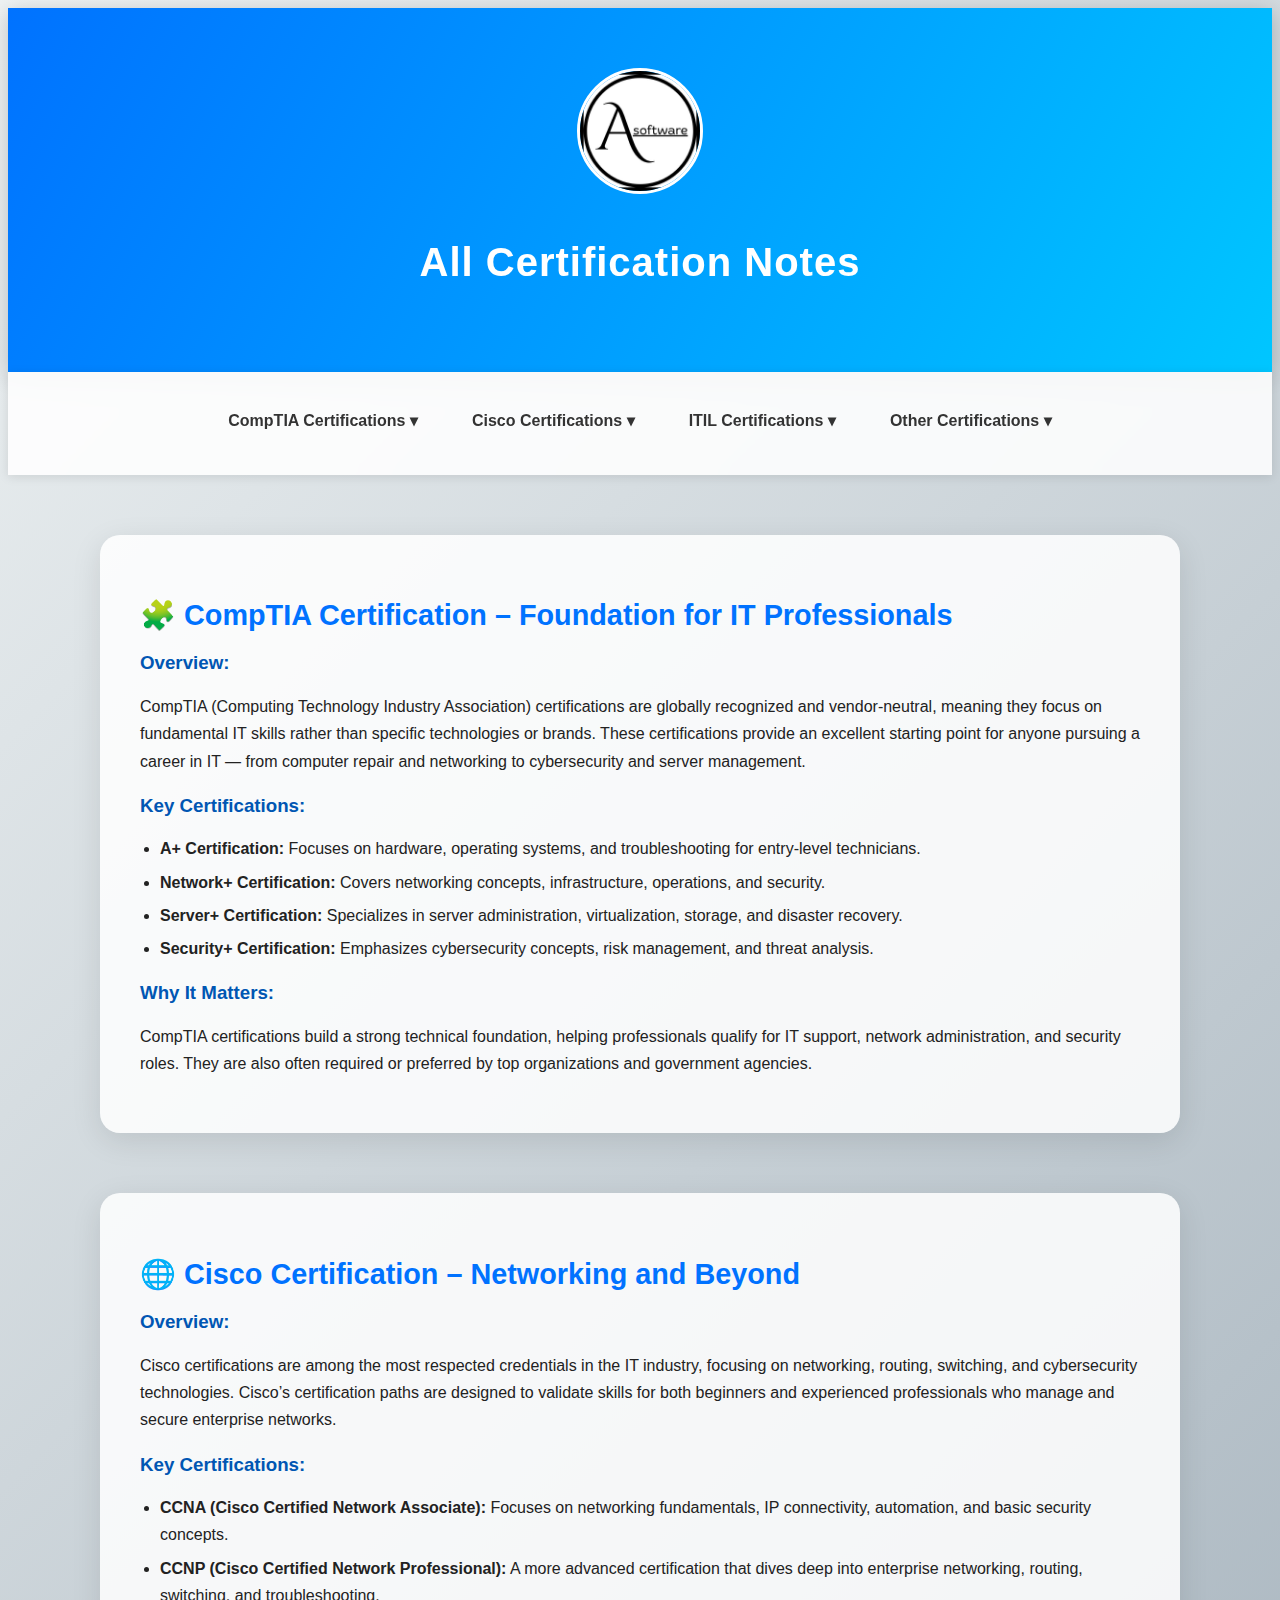
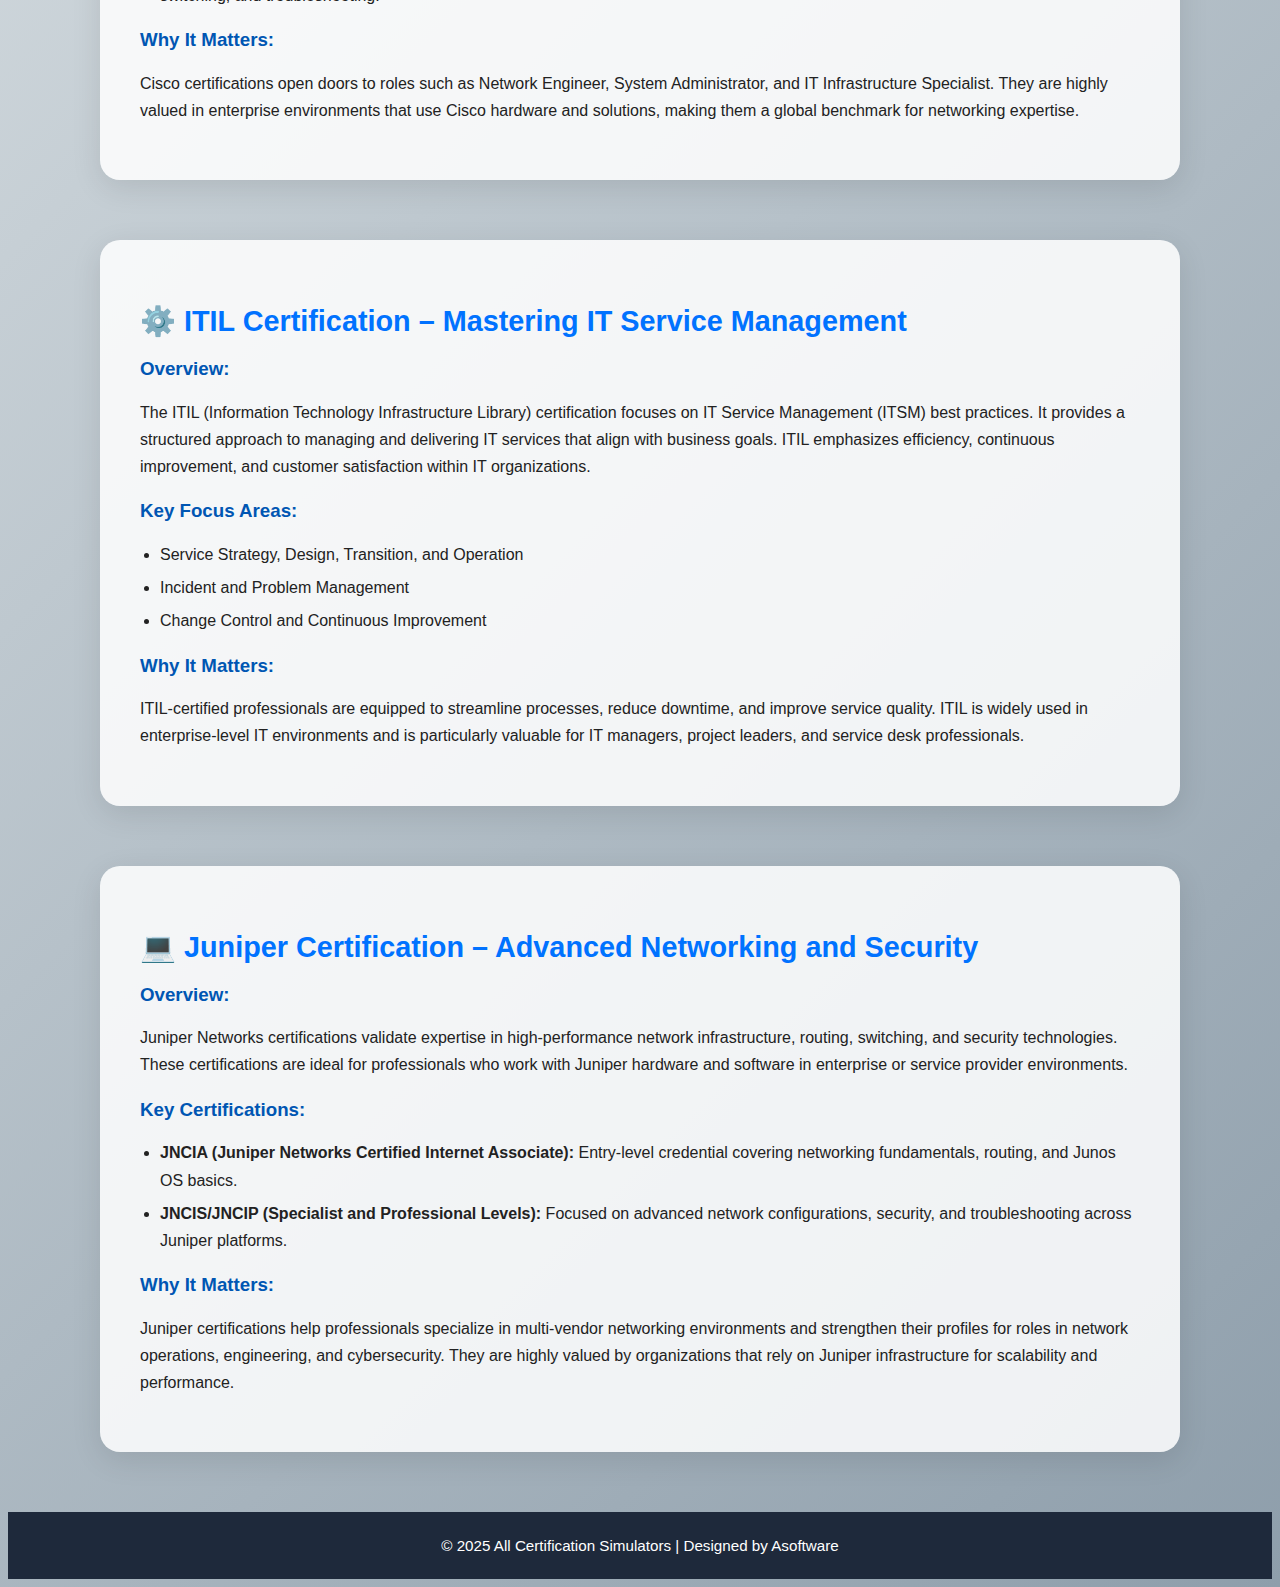
<file: index.html>
<!DOCTYPE html>
<html lang="en">
<head>
  <meta charset="UTF-8">
  <meta name="viewport" content="width=device-width, initial-scale=1.0">
  <title>All Certification Simulators</title>
  <link rel="stylesheet" href="style1.css">
</head>

<body>
  <!-- HEADER -->
  <header>
    <img src="soft (2).jpg" alt="Asoftware Logo">
    <h1>All Certification Notes</h1>
  </header>

  <!-- NAVIGATION -->
<nav>
  <ul>
    <li class="dropdown">
      <a href="#">CompTIA Certifications ▾</a>
      <ul class="dropdown-menu">
        <li><a href="a+ certification.html">A+ Certification</a></li>
        <li><a href="network+ certification.html">Network+ Certification</a></li>
        <li><a href="server certification.html">Server+ Certification</a></li>
        <li><a href="security certification.html">Security+ Certification</a></li>
      </ul>
    </li>

    <li class="dropdown">
      <a href="#">Cisco Certifications ▾</a>
      <ul class="dropdown-menu">
        <li><a href="ccna certification.html">CCNA Certification</a></li>
        <li><a href="ccnp certification.html">CCNP Certification</a></li>
      </ul>
    </li>

    <li class="dropdown">
      <a href="#">ITIL Certifications ▾</a>
      <ul class="dropdown-menu">
        <li><a href="itil certification.html">ITIL Certification</a></li>
      </ul>
    </li>

    <li class="dropdown">
      <a href="#">Other Certifications ▾</a>
      <ul class="dropdown-menu">
        <li><a href="juniper certification.html">Juniper Certification</a></li>
      </ul>
    </li>
  </ul>
</nav>

  <!-- MAIN CONTENT -->
  <section class="section">
    <h2>🧩 CompTIA Certification – Foundation for IT Professionals</h2>
    <h3>Overview:</h3>
    <p>CompTIA (Computing Technology Industry Association) certifications are globally recognized and vendor-neutral, meaning they focus on fundamental IT skills rather than specific technologies or brands. These certifications provide an excellent starting point for anyone pursuing a career in IT — from computer repair and networking to cybersecurity and server management.</p>

    <h3>Key Certifications:</h3>
    <ul>
      <li><b>A+ Certification:</b> Focuses on hardware, operating systems, and troubleshooting for entry-level technicians.</li>
      <li><b>Network+ Certification:</b> Covers networking concepts, infrastructure, operations, and security.</li>
      <li><b>Server+ Certification:</b> Specializes in server administration, virtualization, storage, and disaster recovery.</li>
      <li><b>Security+ Certification:</b> Emphasizes cybersecurity concepts, risk management, and threat analysis.</li>
    </ul>

    <h3>Why It Matters:</h3>
    <p>CompTIA certifications build a strong technical foundation, helping professionals qualify for IT support, network administration, and security roles. They are also often required or preferred by top organizations and government agencies.</p>
  </section>

  <section class="section">
    <h2>🌐 Cisco Certification – Networking and Beyond</h2>
    <h3>Overview:</h3>
    <p>Cisco certifications are among the most respected credentials in the IT industry, focusing on networking, routing, switching, and cybersecurity technologies. Cisco’s certification paths are designed to validate skills for both beginners and experienced professionals who manage and secure enterprise networks.</p>

    <h3>Key Certifications:</h3>
    <ul>
      <li><b>CCNA (Cisco Certified Network Associate):</b> Focuses on networking fundamentals, IP connectivity, automation, and basic security concepts.</li>
      <li><b>CCNP (Cisco Certified Network Professional):</b> A more advanced certification that dives deep into enterprise networking, routing, switching, and troubleshooting.</li>
    </ul>

    <h3>Why It Matters:</h3>
    <p>Cisco certifications open doors to roles such as Network Engineer, System Administrator, and IT Infrastructure Specialist. They are highly valued in enterprise environments that use Cisco hardware and solutions, making them a global benchmark for networking expertise.</p>
  </section>

  <section class="section">
    <h2>⚙️ ITIL Certification – Mastering IT Service Management</h2>
    <h3>Overview:</h3>
    <p>The ITIL (Information Technology Infrastructure Library) certification focuses on IT Service Management (ITSM) best practices. It provides a structured approach to managing and delivering IT services that align with business goals. ITIL emphasizes efficiency, continuous improvement, and customer satisfaction within IT organizations.</p>

    <h3>Key Focus Areas:</h3>
    <ul>
      <li>Service Strategy, Design, Transition, and Operation</li>
      <li>Incident and Problem Management</li>
      <li>Change Control and Continuous Improvement</li>
    </ul>

    <h3>Why It Matters:</h3>
    <p>ITIL-certified professionals are equipped to streamline processes, reduce downtime, and improve service quality. ITIL is widely used in enterprise-level IT environments and is particularly valuable for IT managers, project leaders, and service desk professionals.</p>
  </section>

  <section class="section">
    <h2>💻 Juniper Certification – Advanced Networking and Security</h2>
    <h3>Overview:</h3>
    <p>Juniper Networks certifications validate expertise in high-performance network infrastructure, routing, switching, and security technologies. These certifications are ideal for professionals who work with Juniper hardware and software in enterprise or service provider environments.</p>

    <h3>Key Certifications:</h3>
    <ul>
      <li><b>JNCIA (Juniper Networks Certified Internet Associate):</b> Entry-level credential covering networking fundamentals, routing, and Junos OS basics.</li>
      <li><b>JNCIS/JNCIP (Specialist and Professional Levels):</b> Focused on advanced network configurations, security, and troubleshooting across Juniper platforms.</li>
    </ul>

    <h3>Why It Matters:</h3>
    <p>Juniper certifications help professionals specialize in multi-vendor networking environments and strengthen their profiles for roles in network operations, engineering, and cybersecurity. They are highly valued by organizations that rely on Juniper infrastructure for scalability and performance.</p>
  </section>

  <!-- FOOTER -->
  <footer>
    © 2025 All Certification Simulators | Designed by Asoftware  
  </footer>
</body>
</html>
</file>
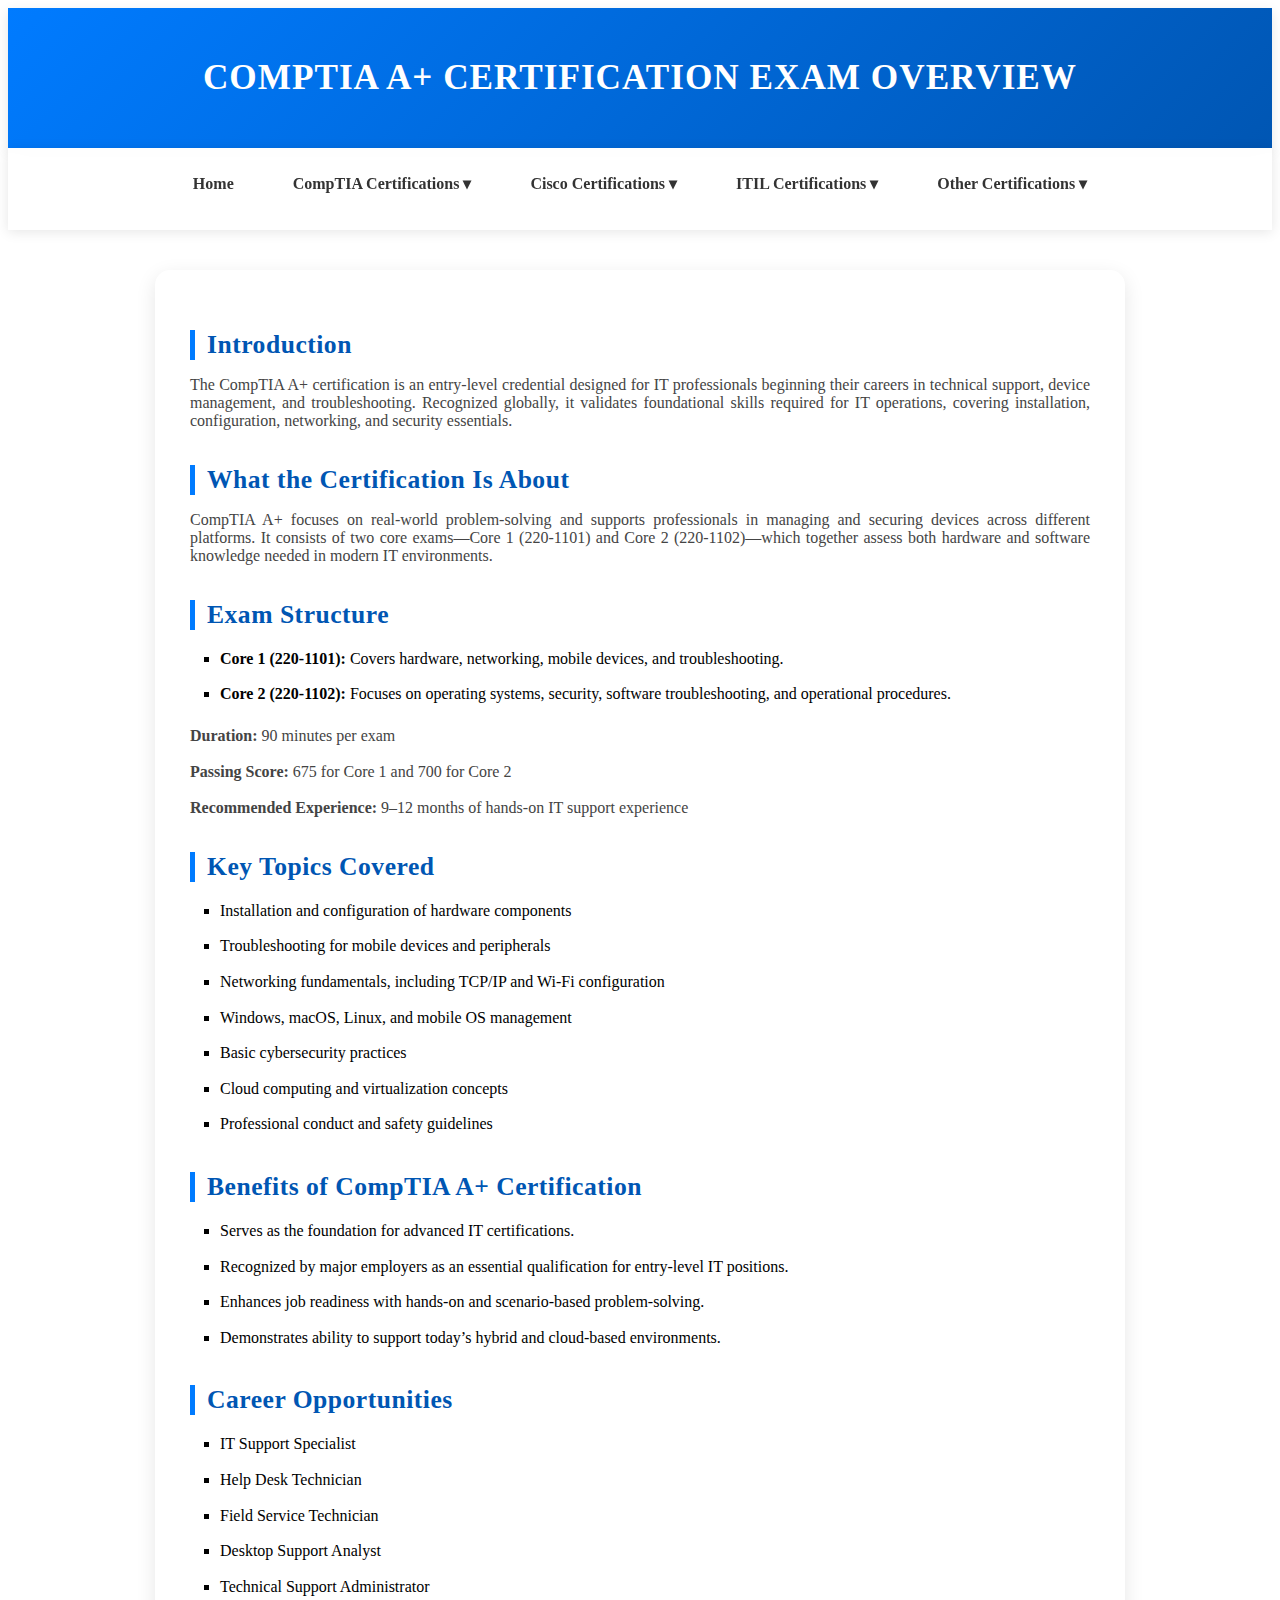
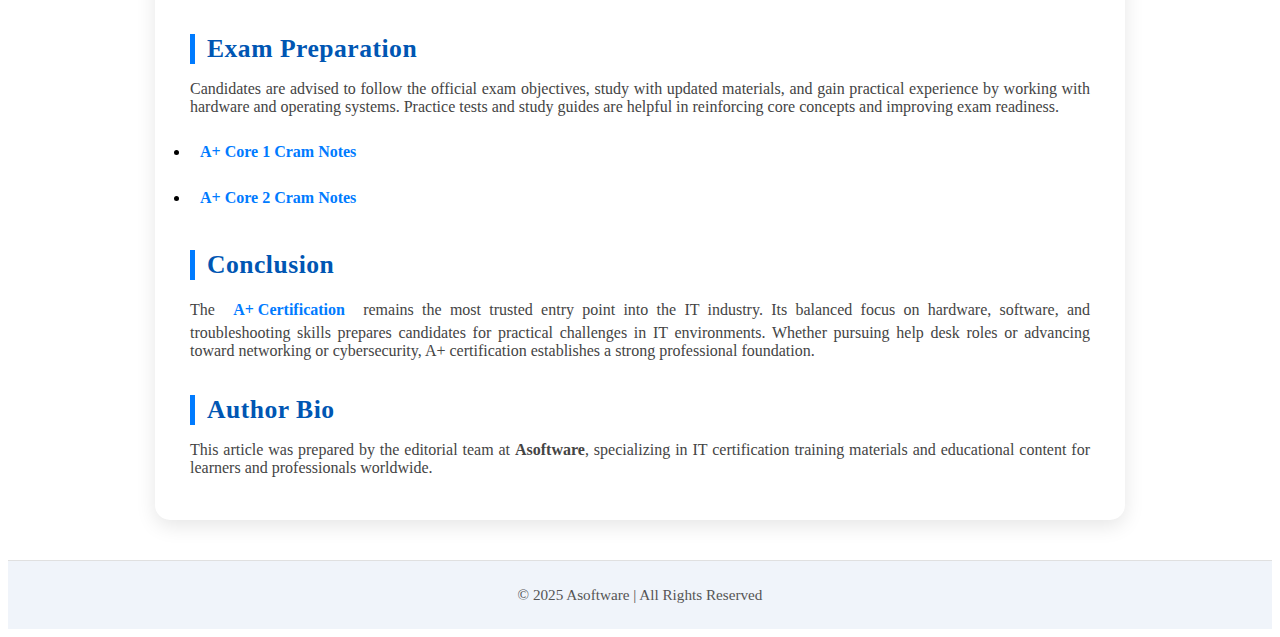
<file: a+ certification.html>
<!DOCTYPE html> 
<html lang="en">
<head>
  <meta charset="UTF-8">
  <meta name="viewport" content="width=device-width, initial-scale=1.0">
  <title>CompTIA A+ Certification Exam Overview</title>
 <link rel="stylesheet" href="style2.css">
</head>
<body>
  <header>
    <h1>CompTIA A+ Certification Exam Overview</h1>
  </header>

  <!-- NAVIGATION -->
  <nav>
    <ul>
      <li><a href="index2.html">Home</a></li>

      <li class="dropdown">
        <a href="#">CompTIA Certifications ▾</a>
        <ul class="dropdown-menu">
          <li><a href="a+ certification.html">A+ Certification</a></li>
          <li><a href="network+ certification.html">Network+ Certification</a></li>
          <li><a href="server certification.html">Server+ Certification</a></li>
          <li><a href="security certification.html">Security+ Certification</a></li>
        </ul>
      </li>

      <li class="dropdown">
        <a href="#">Cisco Certifications ▾</a>
        <ul class="dropdown-menu">
          <li><a href="ccna certification.html">CCNA Certification</a></li>
          <li><a href="ccnp certification.html">CCNP Certification</a></li>
        </ul>
      </li>

      <li class="dropdown">
        <a href="#">ITIL Certifications ▾</a>
        <ul class="dropdown-menu">
          <li><a href="itil certification.html">ITIL Certification</a></li>
        </ul>
      </li>

      <li class="dropdown">
        <a href="#">Other Certifications ▾</a>
        <ul class="dropdown-menu">
          <li><a href="juniper certification.html">Juniper Certification</a></li>
        </ul>
      </li>
    </ul>
  </nav>

  <!-- MAIN CONTENT -->
  <main>
    <h2>Introduction</h2>
    <p>
      The CompTIA A+ certification is an entry-level credential designed for IT professionals beginning their careers in technical support, device management, and troubleshooting. Recognized globally, it validates foundational skills required for IT operations, covering installation, configuration, networking, and security essentials.
    </p>

    <h2>What the Certification Is About</h2>
    <p>
      CompTIA A+ focuses on real-world problem-solving and supports professionals in managing and securing devices across different platforms. It consists of two core exams—Core 1 (220-1101) and Core 2 (220-1102)—which together assess both hardware and software knowledge needed in modern IT environments.
    </p>

    <h2>Exam Structure</h2>
    <ul>
      <li><strong>Core 1 (220-1101):</strong> Covers hardware, networking, mobile devices, and troubleshooting.</li>
      <li><strong>Core 2 (220-1102):</strong> Focuses on operating systems, security, software troubleshooting, and operational procedures.</li>
    </ul>
    <p><strong>Duration:</strong> 90 minutes per exam</p>
    <p><strong>Passing Score:</strong> 675 for Core 1 and 700 for Core 2</p>
    <p><strong>Recommended Experience:</strong> 9–12 months of hands-on IT support experience</p>

    <h2>Key Topics Covered</h2>
    <ul>
      <li>Installation and configuration of hardware components</li>
      <li>Troubleshooting for mobile devices and peripherals</li>
      <li>Networking fundamentals, including TCP/IP and Wi-Fi configuration</li>
      <li>Windows, macOS, Linux, and mobile OS management</li>
      <li>Basic cybersecurity practices</li>
      <li>Cloud computing and virtualization concepts</li>
      <li>Professional conduct and safety guidelines</li>
    </ul>

    <h2>Benefits of CompTIA A+ Certification</h2>
    <ul>
      <li>Serves as the foundation for advanced IT certifications.</li>
      <li>Recognized by major employers as an essential qualification for entry-level IT positions.</li>
      <li>Enhances job readiness with hands-on and scenario-based problem-solving.</li>
      <li>Demonstrates ability to support today’s hybrid and cloud-based environments.</li>
    </ul>

    <h2>Career Opportunities</h2>
    <ul>
      <li>IT Support Specialist</li>
      <li>Help Desk Technician</li>
      <li>Field Service Technician</li>
      <li>Desktop Support Analyst</li>
      <li>Technical Support Administrator</li>
    </ul>

    <h2>Exam Preparation</h2>
    <p>
      Candidates are advised to follow the official exam objectives, study with updated materials, and gain practical experience by working with hardware and operating systems. Practice tests and study guides are helpful in reinforcing core concepts and improving exam readiness.
            <li><a href="https://www.tutorialsweb.com/CertNotes/CompTIA-cert/A+/aplus-ess-1.htm" class="cert-link">  <strong>A+ Core 1 Cram Notes</strong></a></li>
            <li><a href="https://www.tutorialsweb.com/CertNotes/CompTIA-cert/A+/aplus-prac-1.htm" class="cert-link">  <strong>A+ Core 2 Cram Notes</strong></a></li>  
     </p>

    <h2>Conclusion</h2>
    <p>
      The <a href="https://www.tutorialsweb.com/CertNotes/CompTIA-cert/A+/apluscert.htm" class="cert-link">  <strong>A+ Certification</strong></a> remains the most trusted entry point into the IT industry. Its balanced focus on hardware, software, and troubleshooting skills prepares candidates for practical challenges in IT environments. Whether pursuing help desk roles or advancing toward networking or cybersecurity, A+ certification establishes a strong professional foundation.
    </p>

    <h2>Author Bio</h2>
    <p>
      This article was prepared by the editorial team at <strong>Asoftware</strong>, specializing in IT certification training materials and educational content for learners and professionals worldwide.
    </p>
  </main>

  <footer>
    &copy; 2025 Asoftware | All Rights Reserved
  </footer>
</body>
</html>
</file>
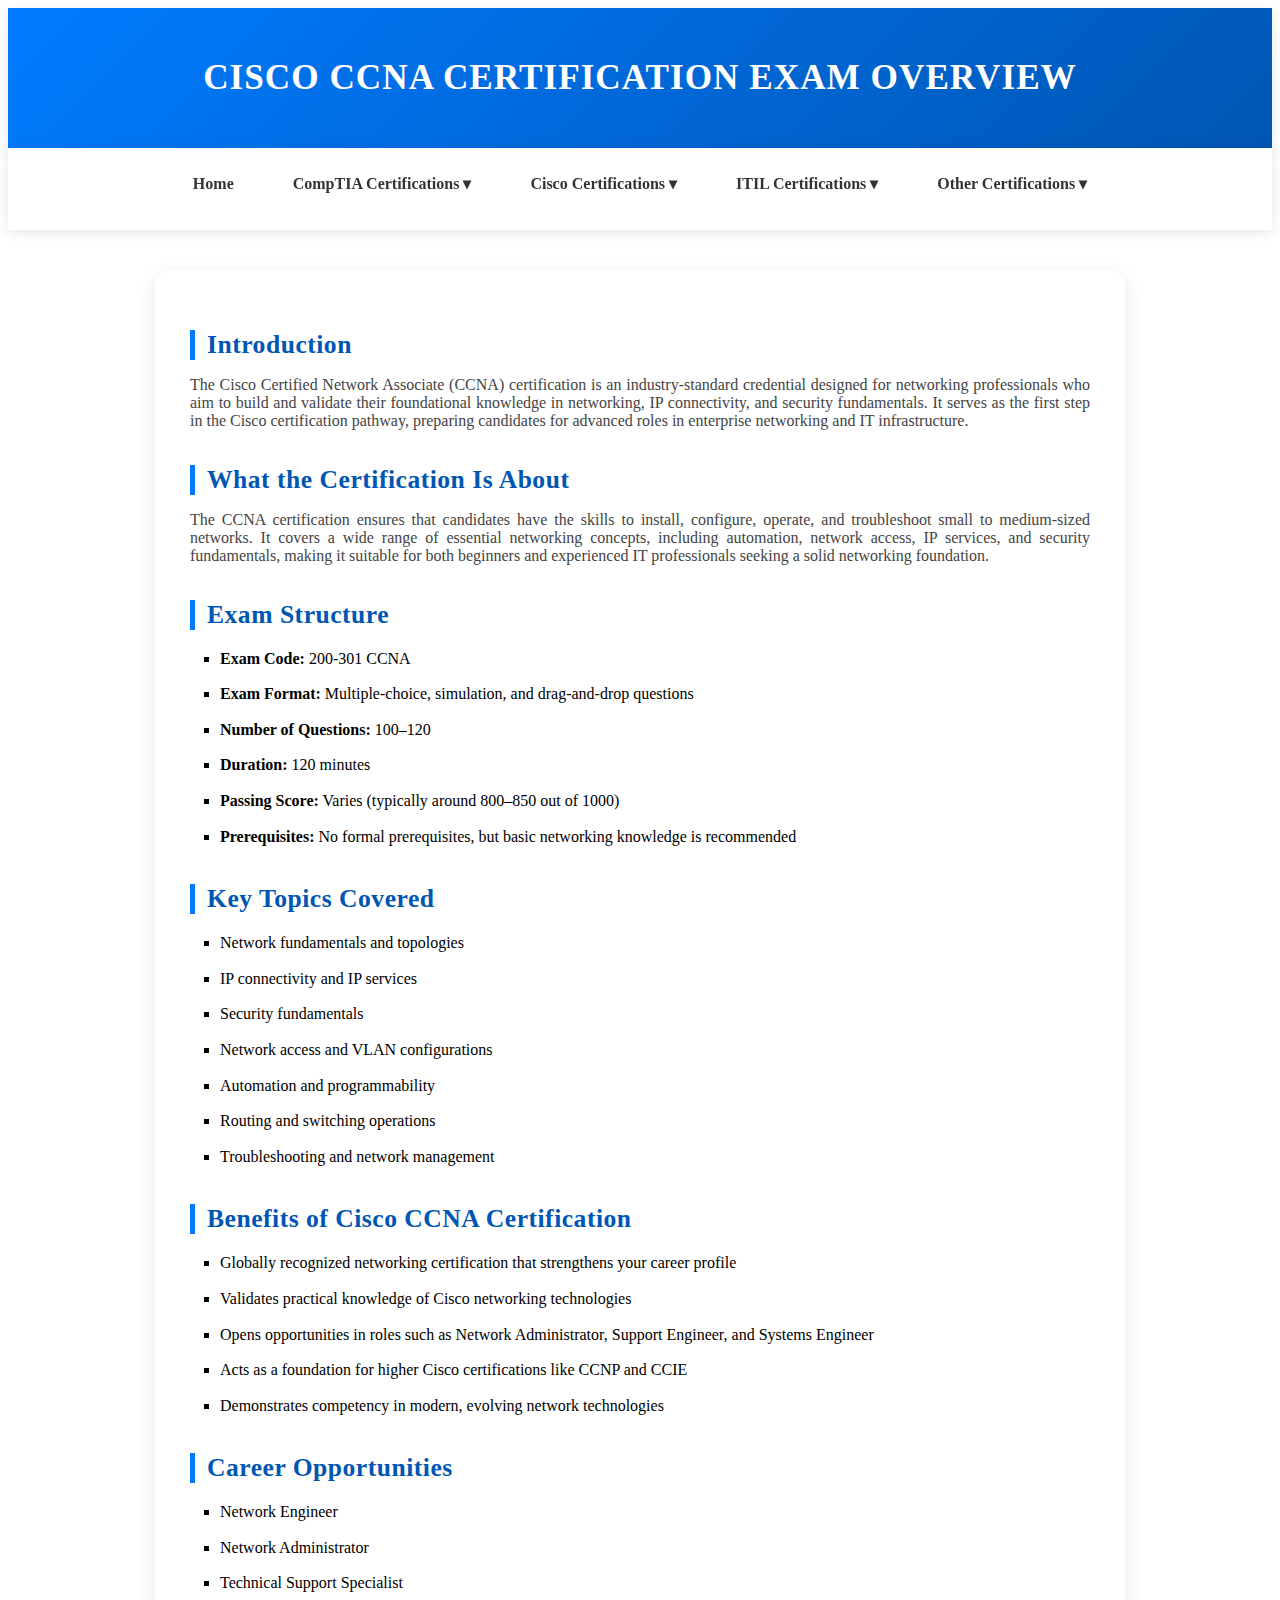
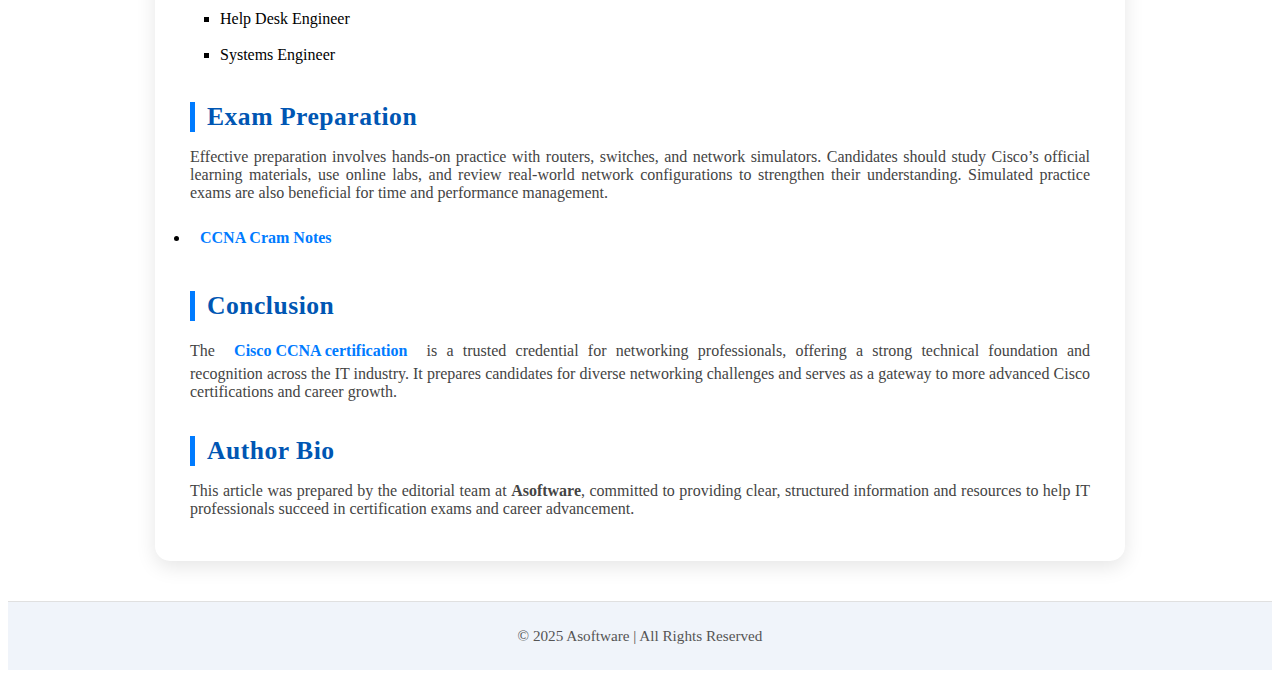
<file: ccna certification.html>
<!DOCTYPE html> 
<html lang="en">
<head>
  <meta charset="UTF-8">
  <meta name="viewport" content="width=device-width, initial-scale=1.0">
  <title>Cisco CCNA Certification Exam Overview</title>
  <link rel="stylesheet" href="style2.css">
</head>
<body>
  <header>
    <h1>Cisco CCNA Certification Exam Overview</h1>
  </header>

  <!-- NAVIGATION -->
  <nav>
    <ul>
      <li><a href="index2.html">Home</a></li>

      <li class="dropdown">
        <a href="#">CompTIA Certifications ▾</a>
        <ul class="dropdown-menu">
          <li><a href="a+ certification.html">A+ Certification</a></li>
          <li><a href="network+ certification.html">Network+ Certification</a></li>
          <li><a href="server certification.html">Server+ Certification</a></li>
          <li><a href="security certification.html">Security+ Certification</a></li>
        </ul>
      </li>

      <li class="dropdown">
        <a href="#">Cisco Certifications ▾</a>
        <ul class="dropdown-menu">
          <li><a href="ccna certification.html">CCNA Certification</a></li>
          <li><a href="ccnp certification.html">CCNP Certification</a></li>
        </ul>
      </li>

      <li class="dropdown">
        <a href="#">ITIL Certifications ▾</a>
        <ul class="dropdown-menu">
          <li><a href="itil certification.html">ITIL Certification</a></li>
        </ul>
      </li>

      <li class="dropdown">
        <a href="#">Other Certifications ▾</a>
        <ul class="dropdown-menu">
          <li><a href="juniper certification.html">Juniper Certification</a></li>
        </ul>
      </li>
    </ul>
  </nav>

  <!-- MAIN CONTENT -->
  <main>
    <h2>Introduction</h2>
    <p>
      The Cisco Certified Network Associate (CCNA) certification is an industry-standard credential designed for networking professionals who aim to build and validate their foundational knowledge in networking, IP connectivity, and security fundamentals. It serves as the first step in the Cisco certification pathway, preparing candidates for advanced roles in enterprise networking and IT infrastructure.
    </p>

    <h2>What the Certification Is About</h2>
    <p>
      The CCNA certification ensures that candidates have the skills to install, configure, operate, and troubleshoot small to medium-sized networks. It covers a wide range of essential networking concepts, including automation, network access, IP services, and security fundamentals, making it suitable for both beginners and experienced IT professionals seeking a solid networking foundation.
    </p>

    <h2>Exam Structure</h2>
    <ul>
      <li><strong>Exam Code:</strong> 200-301 CCNA</li>
      <li><strong>Exam Format:</strong> Multiple-choice, simulation, and drag-and-drop questions</li>
      <li><strong>Number of Questions:</strong> 100–120</li>
      <li><strong>Duration:</strong> 120 minutes</li>
      <li><strong>Passing Score:</strong> Varies (typically around 800–850 out of 1000)</li>
      <li><strong>Prerequisites:</strong> No formal prerequisites, but basic networking knowledge is recommended</li>
    </ul>

    <h2>Key Topics Covered</h2>
    <ul>
      <li>Network fundamentals and topologies</li>
      <li>IP connectivity and IP services</li>
      <li>Security fundamentals</li>
      <li>Network access and VLAN configurations</li>
      <li>Automation and programmability</li>
      <li>Routing and switching operations</li>
      <li>Troubleshooting and network management</li>
    </ul>

    <h2>Benefits of Cisco CCNA Certification</h2>
    <ul>
      <li>Globally recognized networking certification that strengthens your career profile</li>
      <li>Validates practical knowledge of Cisco networking technologies</li>
      <li>Opens opportunities in roles such as Network Administrator, Support Engineer, and Systems Engineer</li>
      <li>Acts as a foundation for higher Cisco certifications like CCNP and CCIE</li>
      <li>Demonstrates competency in modern, evolving network technologies</li>
    </ul>

    <h2>Career Opportunities</h2>
    <ul>
      <li>Network Engineer</li>
      <li>Network Administrator</li>
      <li>Technical Support Specialist</li>
      <li>Help Desk Engineer</li>
      <li>Systems Engineer</li>
    </ul>

    <h2>Exam Preparation</h2>
    <p>
      Effective preparation involves hands-on practice with routers, switches, and network simulators. Candidates should study Cisco’s official learning materials, use online labs, and review real-world network configurations to strengthen their understanding. Simulated practice exams are also beneficial for time and performance management.
    <li><a href="https://www.tutorialsweb.com/CertNotes/Cisco-cert/CCNA/ccna-1.htm" class="cert-link">  <strong>CCNA Cram Notes</strong></a></li>
    </p>

    <h2>Conclusion</h2>
    <p>
      The <a href="https://www.tutorialsweb.com/CertNotes/Cisco-cert/CCNA/ccnacert.htm" class="cert-link">  <strong>Cisco CCNA certification</strong></a> is a trusted credential for networking professionals, offering a strong technical foundation and recognition across the IT industry. It prepares candidates for diverse networking challenges and serves as a gateway to more advanced Cisco certifications and career growth.
    </p>

    <h2>Author Bio</h2>
    <p>
      This article was prepared by the editorial team at <strong>Asoftware</strong>, committed to providing clear, structured information and resources to help IT professionals succeed in certification exams and career advancement.
    </p>
  </main>

  <footer>
    &copy; 2025 Asoftware | All Rights Reserved
  </footer>
</body>
</html>
</file>
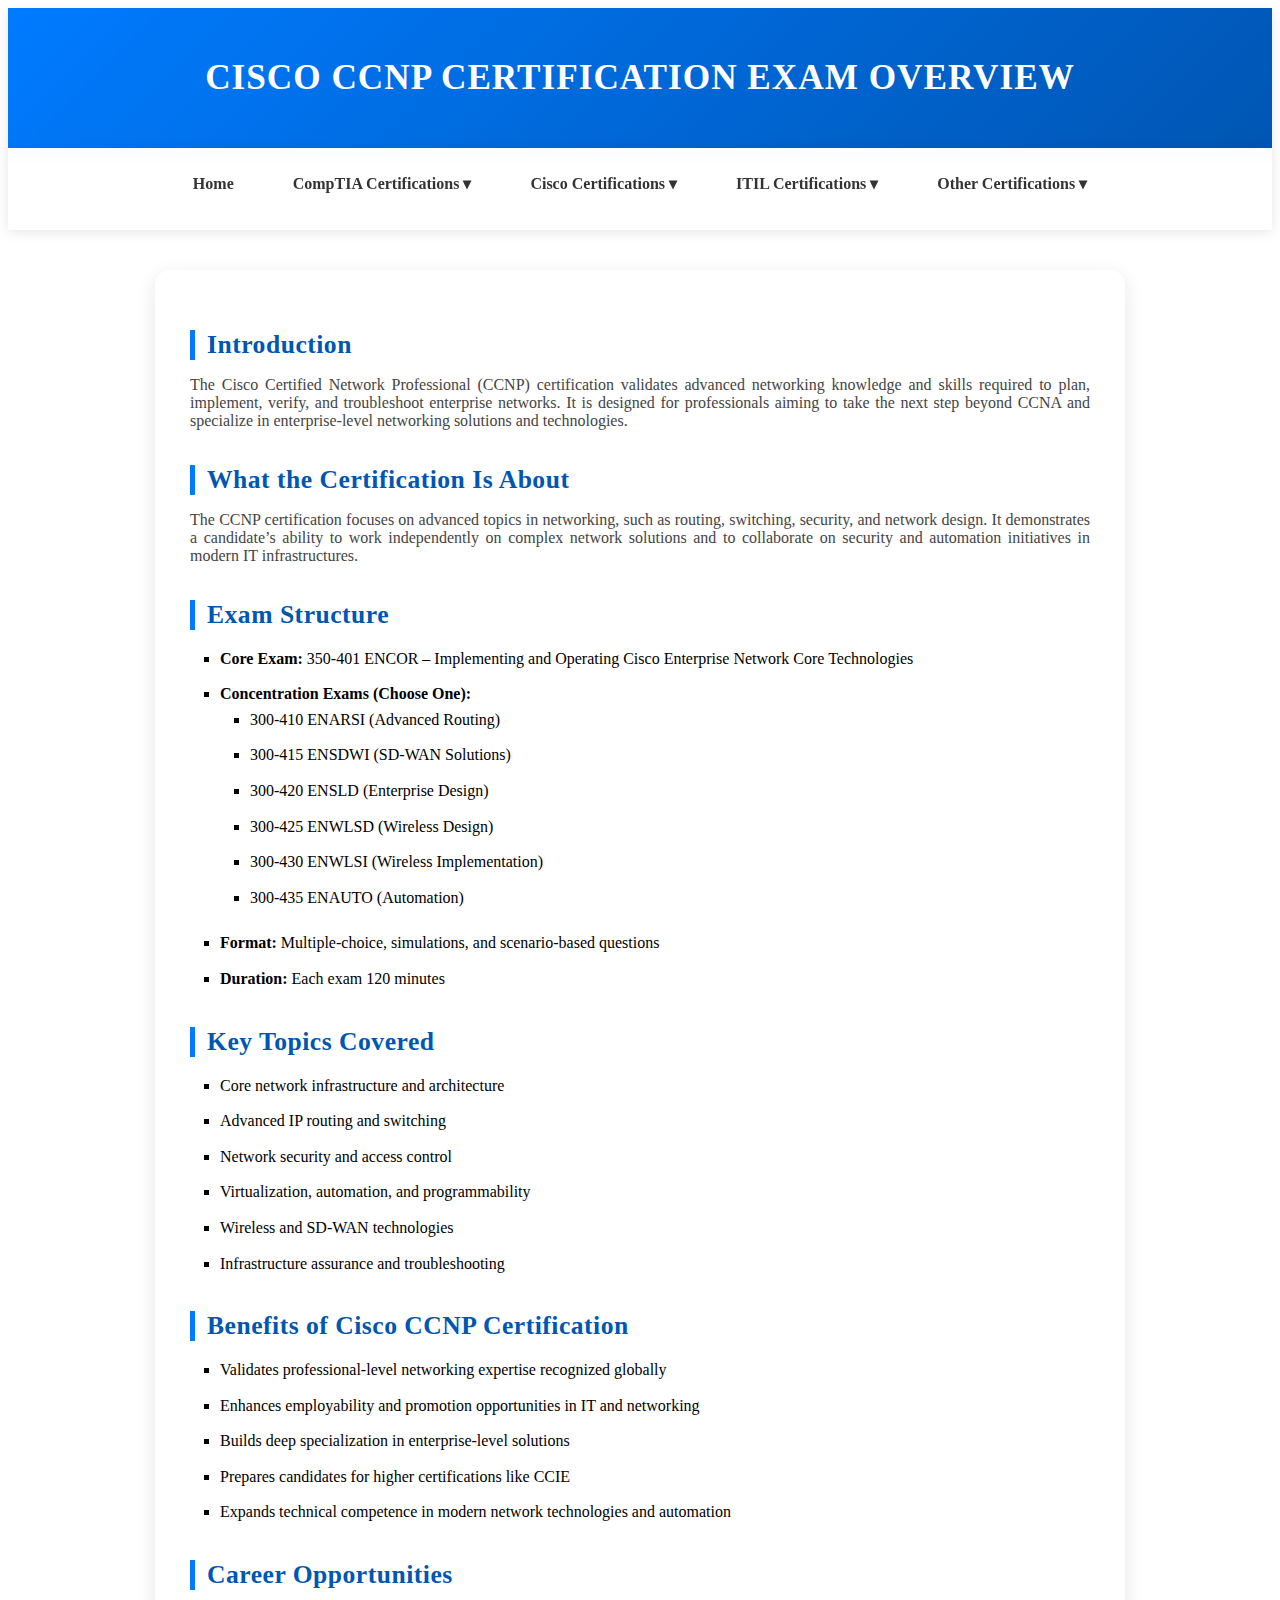
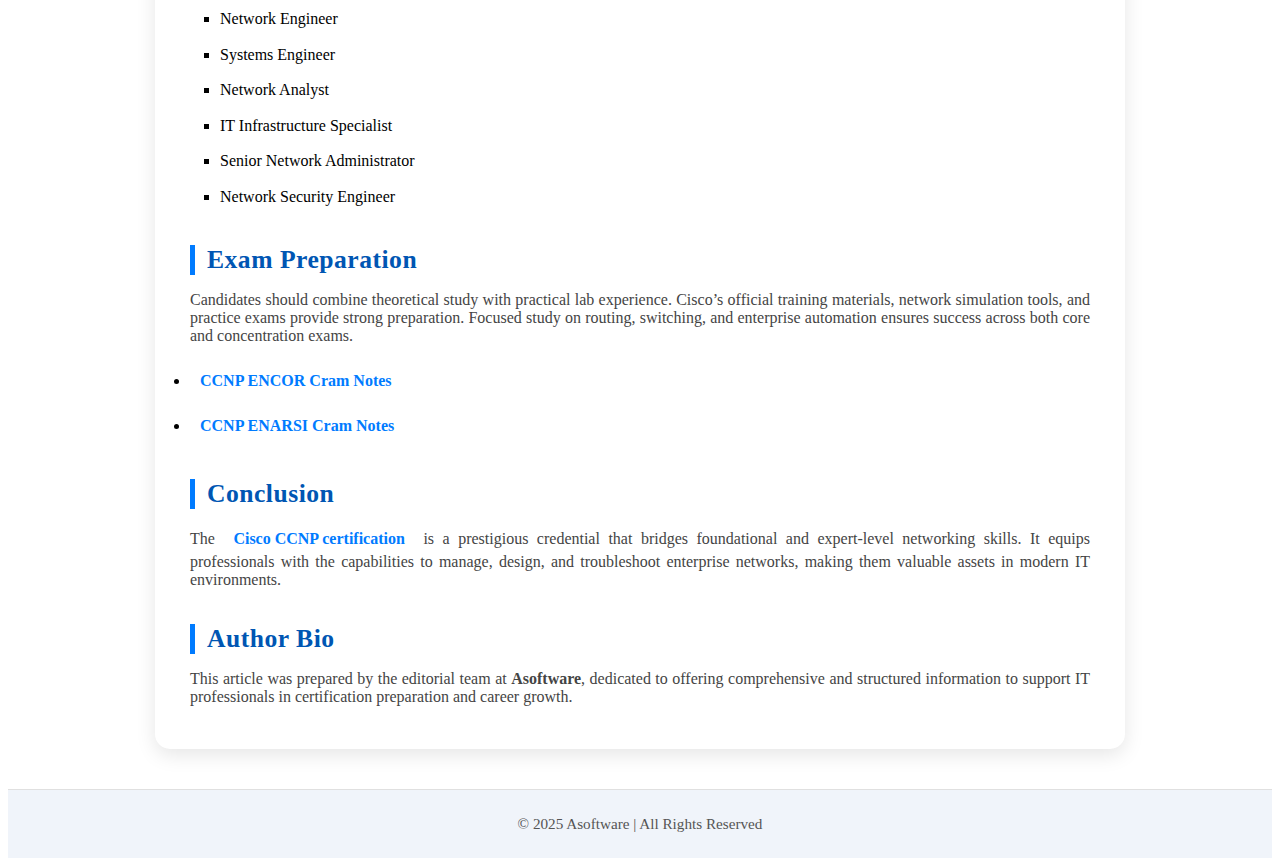
<file: ccnp certification.html>
<!DOCTYPE html> 
<html lang="en">
<head>
  <meta charset="UTF-8">
  <meta name="viewport" content="width=device-width, initial-scale=1.0">
  <title>Cisco CCNP Certification Exam Overview</title>
 <link rel="stylesheet" href="style2.css">
</head>
<body>
  <header>
    <h1>Cisco CCNP Certification Exam Overview</h1>
  </header>

  <!-- NAVIGATION -->
  <nav>
    <ul>
      <li><a href="index2.html">Home</a></li>

      <li class="dropdown">
        <a href="#">CompTIA Certifications ▾</a>
        <ul class="dropdown-menu">
          <li><a href="a+ certification.html">A+ Certification</a></li>
          <li><a href="network+ certification.html">Network+ Certification</a></li>
          <li><a href="server certification.html">Server+ Certification</a></li>
          <li><a href="security certification.html">Security+ Certification</a></li>
        </ul>
      </li>

      <li class="dropdown">
        <a href="#">Cisco Certifications ▾</a>
        <ul class="dropdown-menu">
          <li><a href="ccna certification.html">CCNA Certification</a></li>
          <li><a href="ccnp certification.html">CCNP Certification</a></li>
        </ul>
      </li>

      <li class="dropdown">
        <a href="#">ITIL Certifications ▾</a>
        <ul class="dropdown-menu">
          <li><a href="itil certification.html">ITIL Certification</a></li>
        </ul>
      </li>

      <li class="dropdown">
        <a href="#">Other Certifications ▾</a>
        <ul class="dropdown-menu">
          <li><a href="juniper certification.html">Juniper Certification</a></li>
        </ul>
      </li>
    </ul>
  </nav>

  <!-- MAIN CONTENT -->
  <main>
    <h2>Introduction</h2>
    <p>
      The Cisco Certified Network Professional (CCNP) certification validates advanced networking knowledge and skills required to plan, implement, verify, and troubleshoot enterprise networks. It is designed for professionals aiming to take the next step beyond CCNA and specialize in enterprise-level networking solutions and technologies.
    </p>

    <h2>What the Certification Is About</h2>
    <p>
      The CCNP certification focuses on advanced topics in networking, such as routing, switching, security, and network design. It demonstrates a candidate’s ability to work independently on complex network solutions and to collaborate on security and automation initiatives in modern IT infrastructures.
    </p>

    <h2>Exam Structure</h2>
    <ul>
      <li><strong>Core Exam:</strong> 350-401 ENCOR – Implementing and Operating Cisco Enterprise Network Core Technologies</li>
      <li><strong>Concentration Exams (Choose One):</strong>
        <ul>
          <li>300-410 ENARSI (Advanced Routing)</li>
          <li>300-415 ENSDWI (SD-WAN Solutions)</li>
          <li>300-420 ENSLD (Enterprise Design)</li>
          <li>300-425 ENWLSD (Wireless Design)</li>
          <li>300-430 ENWLSI (Wireless Implementation)</li>
          <li>300-435 ENAUTO (Automation)</li>
        </ul>
      </li>
      <li><strong>Format:</strong> Multiple-choice, simulations, and scenario-based questions</li>
      <li><strong>Duration:</strong> Each exam 120 minutes</li>
    </ul>

    <h2>Key Topics Covered</h2>
    <ul>
      <li>Core network infrastructure and architecture</li>
      <li>Advanced IP routing and switching</li>
      <li>Network security and access control</li>
      <li>Virtualization, automation, and programmability</li>
      <li>Wireless and SD-WAN technologies</li>
      <li>Infrastructure assurance and troubleshooting</li>
    </ul>

    <h2>Benefits of Cisco CCNP Certification</h2>
    <ul>
      <li>Validates professional-level networking expertise recognized globally</li>
      <li>Enhances employability and promotion opportunities in IT and networking</li>
      <li>Builds deep specialization in enterprise-level solutions</li>
      <li>Prepares candidates for higher certifications like CCIE</li>
      <li>Expands technical competence in modern network technologies and automation</li>
    </ul>

    <h2>Career Opportunities</h2>
    <ul>
      <li>Network Engineer</li>
      <li>Systems Engineer</li>
      <li>Network Analyst</li>
      <li>IT Infrastructure Specialist</li>
      <li>Senior Network Administrator</li>
      <li>Network Security Engineer</li>
    </ul>

    <h2>Exam Preparation</h2>
    <p>
      Candidates should combine theoretical study with practical lab experience. Cisco’s official training materials, network simulation tools, and practice exams provide strong preparation. Focused study on routing, switching, and enterprise automation ensures success across both core and concentration exams.
    <li><a href="https://www.tutorialsweb.com/CertNotes/Cisco-cert/CCNP/ccnp-encor-cram-notes-1.htm" class="cert-link">  <strong>CCNP ENCOR Cram Notes</strong></a></li>
  <li><a href="https://www.tutorialsweb.com/CertNotes/Cisco-cert/CCNP/ccnp-enarsi-cram-notes-1.htm" class="cert-link">  <strong>CCNP ENARSI Cram Notes</strong></a></li>  
  </p>

    <h2>Conclusion</h2>
    <p>
      The <a href="https://www.tutorialsweb.com/CertNotes/Cisco-cert/CCNP/ccnpcert.htm" class="cert-link">  <strong>Cisco CCNP certification</strong></a> is a prestigious credential that bridges foundational and expert-level networking skills. It equips professionals with the capabilities to manage, design, and troubleshoot enterprise networks, making them valuable assets in modern IT environments.
    </p>

    <h2>Author Bio</h2>
    <p>
      This article was prepared by the editorial team at <strong>Asoftware</strong>, dedicated to offering comprehensive and structured information to support IT professionals in certification preparation and career growth.
    </p>
  </main>

  <footer>
    &copy; 2025 Asoftware | All Rights Reserved
  </footer>
</body>
</html>
</file>
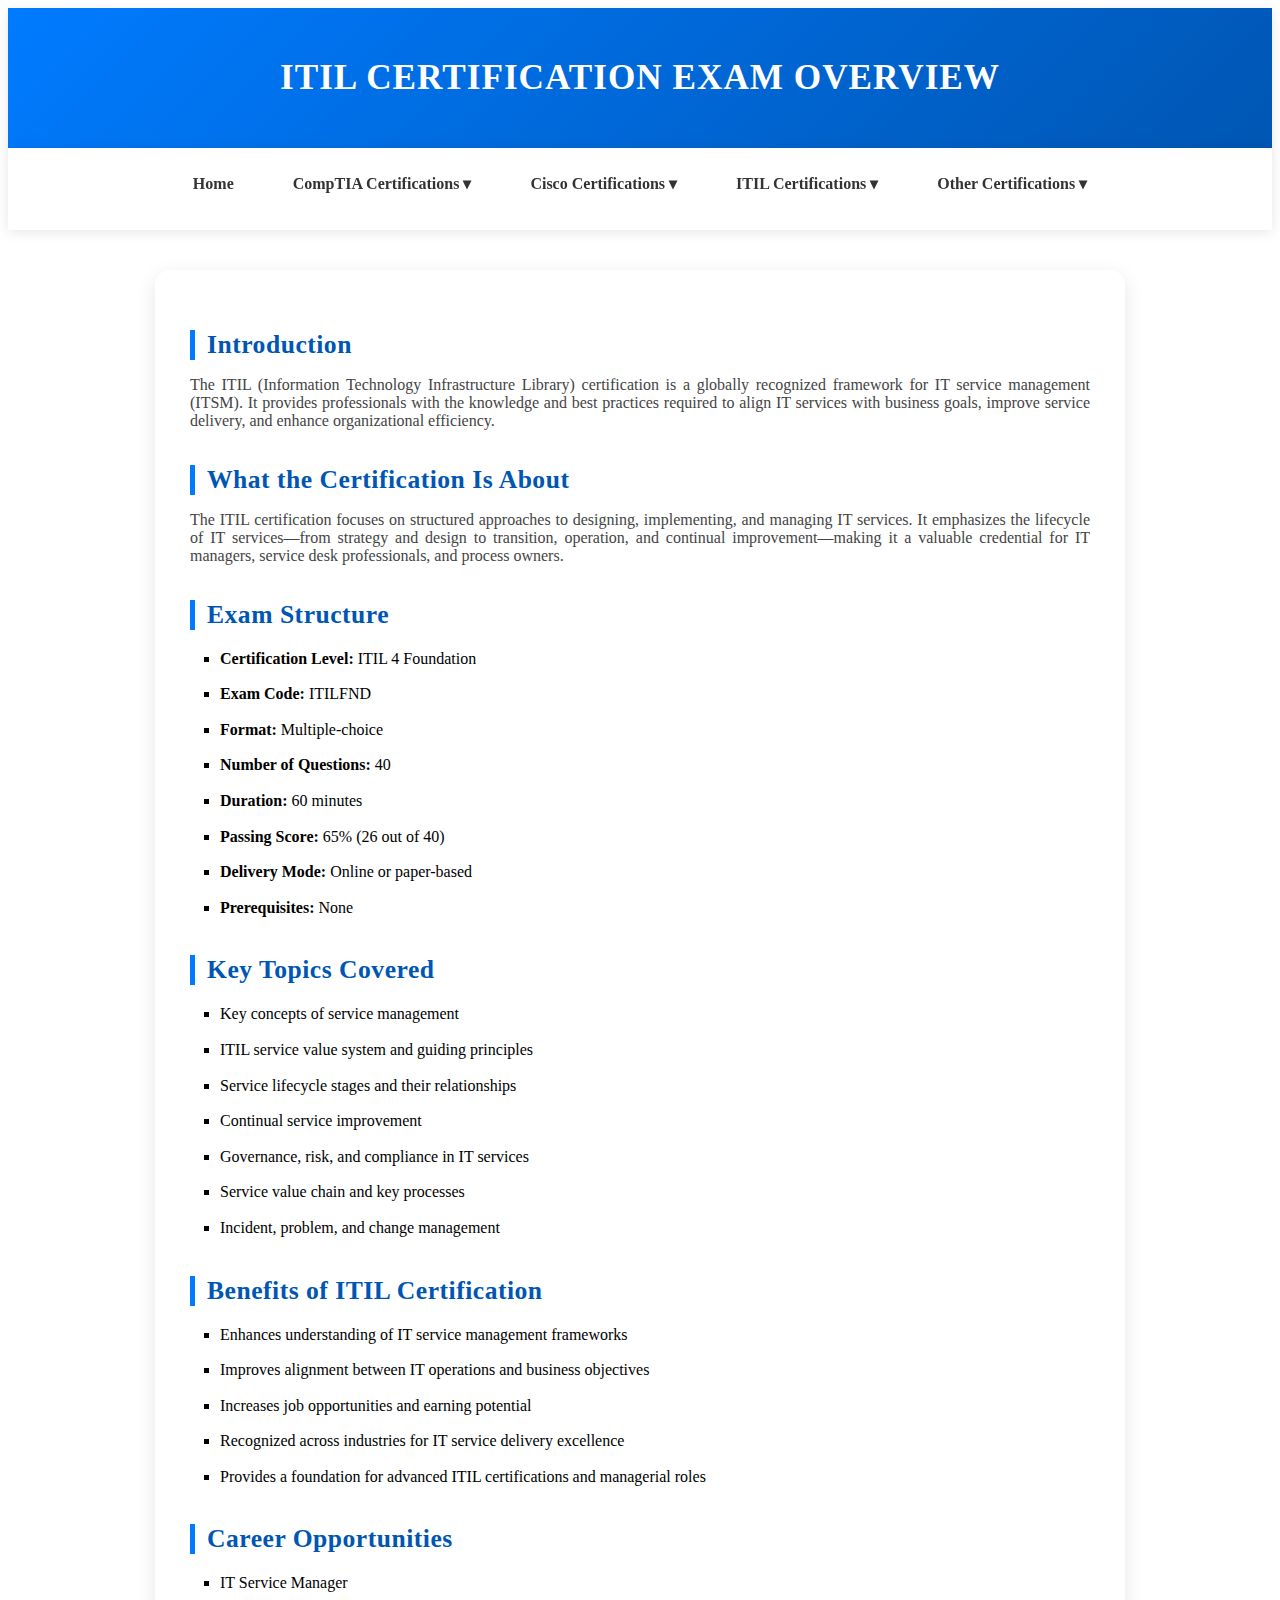
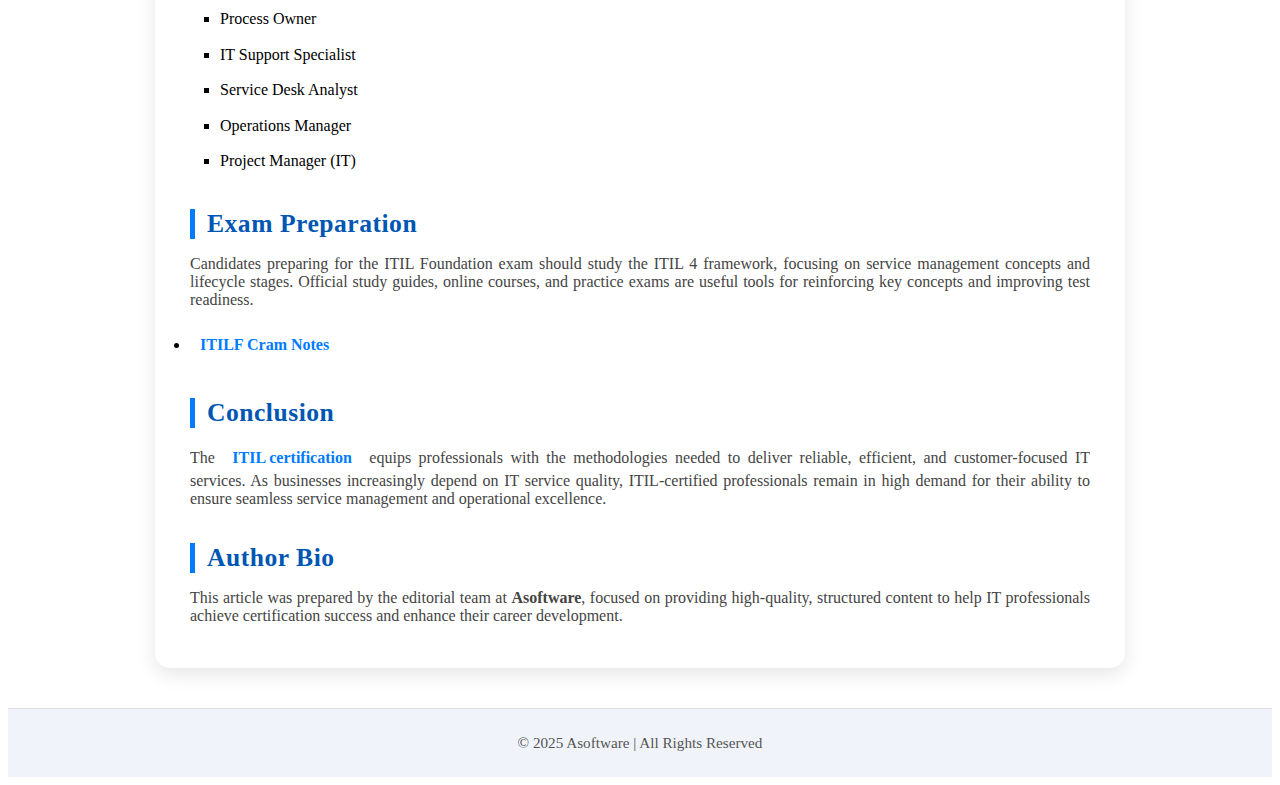
<file: itil certification.html>
<!DOCTYPE html> 
<html lang="en">
<head>
  <meta charset="UTF-8">
  <meta name="viewport" content="width=device-width, initial-scale=1.0">
  <title>ITIL Certification Exam Overview</title>
  <link rel="stylesheet" href="style2.css">
</head>
<body>
  <header>
    <h1>ITIL Certification Exam Overview</h1>
  </header>

  <!-- NAVIGATION -->
  <nav>
    <ul>
      <li><a href="index.html">Home</a></li>

      <li class="dropdown">
        <a href="#">CompTIA Certifications ▾</a>
        <ul class="dropdown-menu">
          <li><a href="a+ certification.html">A+ Certification</a></li>
          <li><a href="network+ certification.html">Network+ Certification</a></li>
          <li><a href="server certification.html">Server+ Certification</a></li>
          <li><a href="security certification.html">Security+ Certification</a></li>
        </ul>
      </li>

      <li class="dropdown">
        <a href="#">Cisco Certifications ▾</a>
        <ul class="dropdown-menu">
          <li><a href="ccna certification.html">CCNA Certification</a></li>
          <li><a href="ccnp certification.html">CCNP Certification</a></li>
        </ul>
      </li>

      <li class="dropdown">
        <a href="#">ITIL Certifications ▾</a>
        <ul class="dropdown-menu">
          <li><a href="itil certification.html">ITIL Certification</a></li>
        </ul>
      </li>

      <li class="dropdown">
        <a href="#">Other Certifications ▾</a>
        <ul class="dropdown-menu">
          <li><a href="juniper certification.html">Juniper Certification</a></li>
        </ul>
      </li>
    </ul>
  </nav>

  <!-- MAIN CONTENT -->
  <main>
    <h2>Introduction</h2>
    <p>
      The ITIL (Information Technology Infrastructure Library) certification is a globally recognized framework for IT service management (ITSM). It provides professionals with the knowledge and best practices required to align IT services with business goals, improve service delivery, and enhance organizational efficiency.
    </p>

    <h2>What the Certification Is About</h2>
    <p>
      The ITIL certification focuses on structured approaches to designing, implementing, and managing IT services. It emphasizes the lifecycle of IT services—from strategy and design to transition, operation, and continual improvement—making it a valuable credential for IT managers, service desk professionals, and process owners.
    </p>

    <h2>Exam Structure</h2>
    <ul>
      <li><strong>Certification Level:</strong> ITIL 4 Foundation</li>
      <li><strong>Exam Code:</strong> ITILFND</li>
      <li><strong>Format:</strong> Multiple-choice</li>
      <li><strong>Number of Questions:</strong> 40</li>
      <li><strong>Duration:</strong> 60 minutes</li>
      <li><strong>Passing Score:</strong> 65% (26 out of 40)</li>
      <li><strong>Delivery Mode:</strong> Online or paper-based</li>
      <li><strong>Prerequisites:</strong> None</li>
    </ul>

    <h2>Key Topics Covered</h2>
    <ul>
      <li>Key concepts of service management</li>
      <li>ITIL service value system and guiding principles</li>
      <li>Service lifecycle stages and their relationships</li>
      <li>Continual service improvement</li>
      <li>Governance, risk, and compliance in IT services</li>
      <li>Service value chain and key processes</li>
      <li>Incident, problem, and change management</li>
    </ul>

    <h2>Benefits of ITIL Certification</h2>
    <ul>
      <li>Enhances understanding of IT service management frameworks</li>
      <li>Improves alignment between IT operations and business objectives</li>
      <li>Increases job opportunities and earning potential</li>
      <li>Recognized across industries for IT service delivery excellence</li>
      <li>Provides a foundation for advanced ITIL certifications and managerial roles</li>
    </ul>

    <h2>Career Opportunities</h2>
    <ul>
      <li>IT Service Manager</li>
      <li>Process Owner</li>
      <li>IT Support Specialist</li>
      <li>Service Desk Analyst</li>
      <li>Operations Manager</li>
      <li>Project Manager (IT)</li>
    </ul>

    <h2>Exam Preparation</h2>
    <p>
      Candidates preparing for the ITIL Foundation exam should study the ITIL 4 framework, focusing on service management concepts and lifecycle stages. Official study guides, online courses, and practice exams are useful tools for reinforcing key concepts and improving test readiness.
    <li><a href="https://www.tutorialsweb.com/CertNotes/ITIL-cert/itil-foundation-1.htm" class="cert-link">  <strong>ITILF Cram Notes</strong></a></li>
    </p>

    <h2>Conclusion</h2>
    <p>
      The <a href="https://www.tutorialsweb.com/CertNotes/ITIL-cert/itilcert.htm" class="cert-link">  <strong>ITIL certification</strong></a> equips professionals with the methodologies needed to deliver reliable, efficient, and customer-focused IT services. As businesses increasingly depend on IT service quality, ITIL-certified professionals remain in high demand for their ability to ensure seamless service management and operational excellence.
    </p>

    <h2>Author Bio</h2>
    <p>
      This article was prepared by the editorial team at <strong>Asoftware</strong>, focused on providing high-quality, structured content to help IT professionals achieve certification success and enhance their career development.
    </p>
  </main>

  <footer>
    &copy; 2025 Asoftware | All Rights Reserved
  </footer>
</body>
</html>
</file>
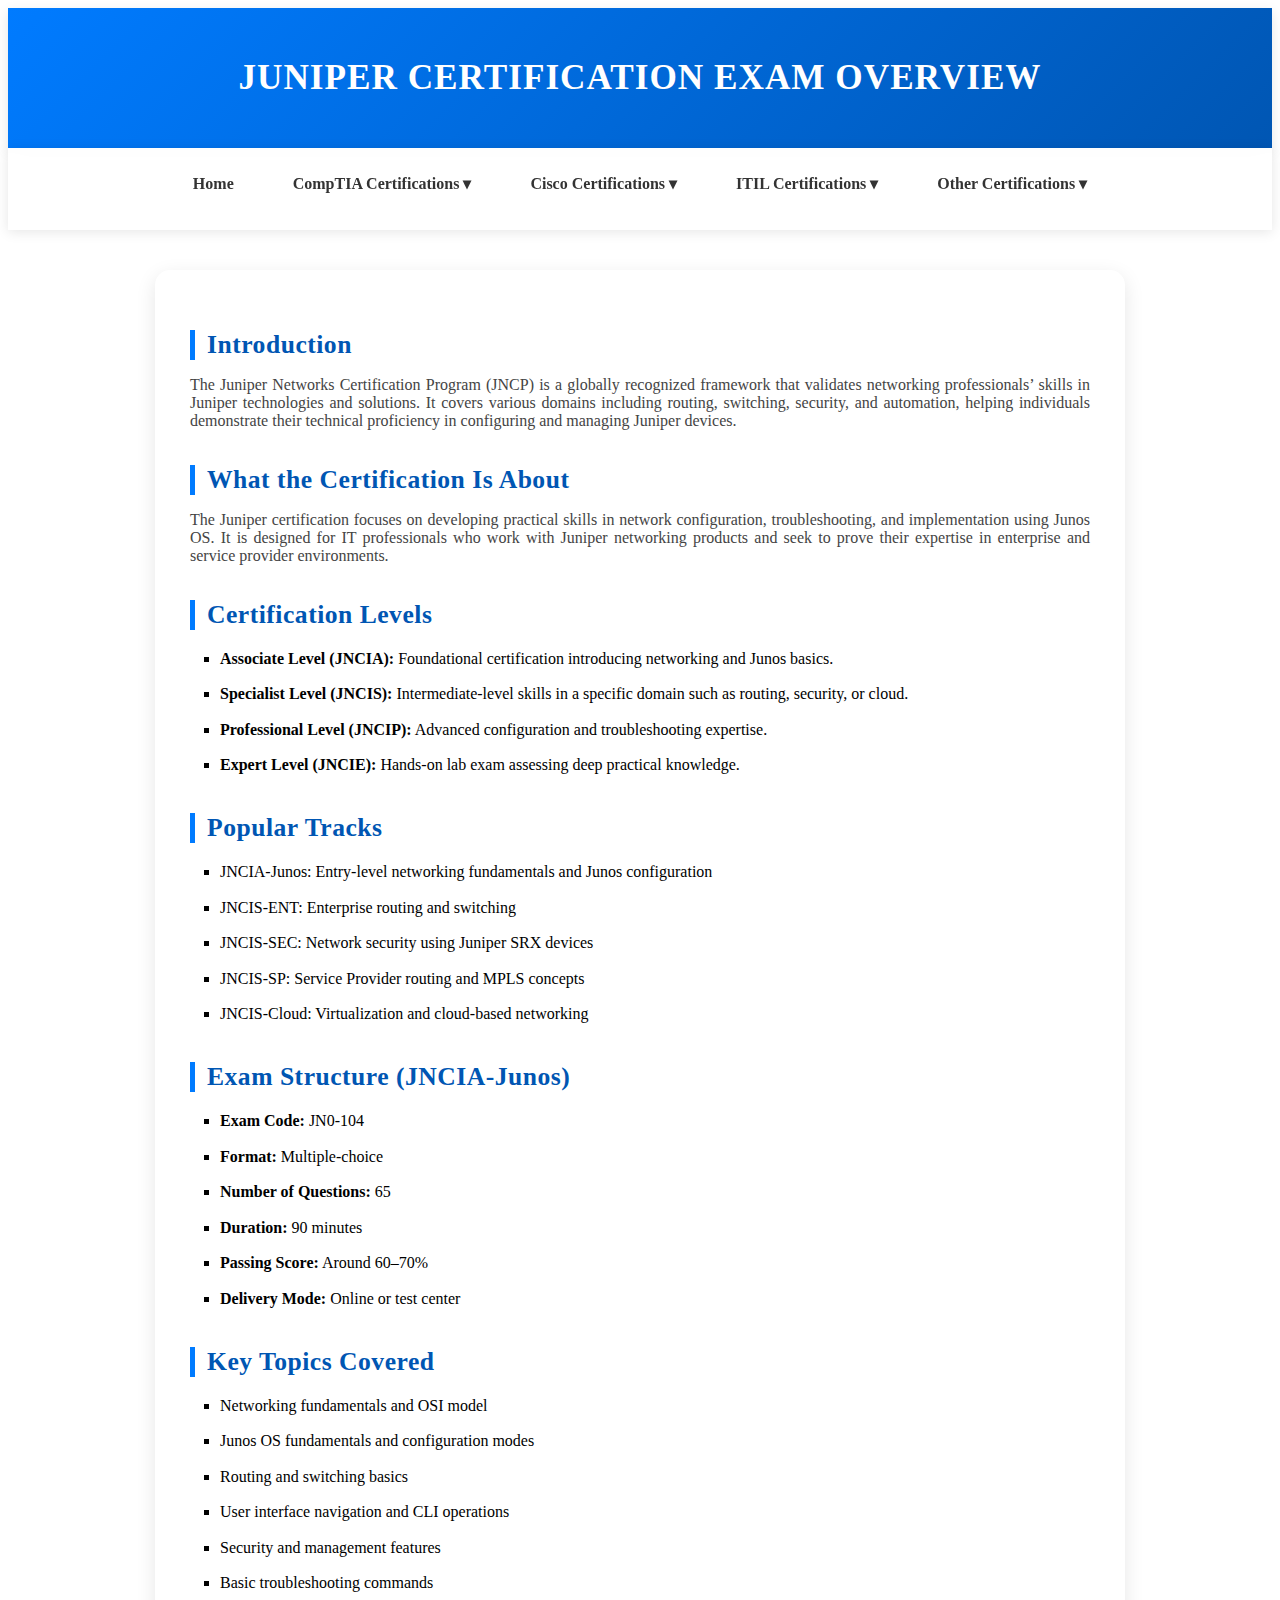
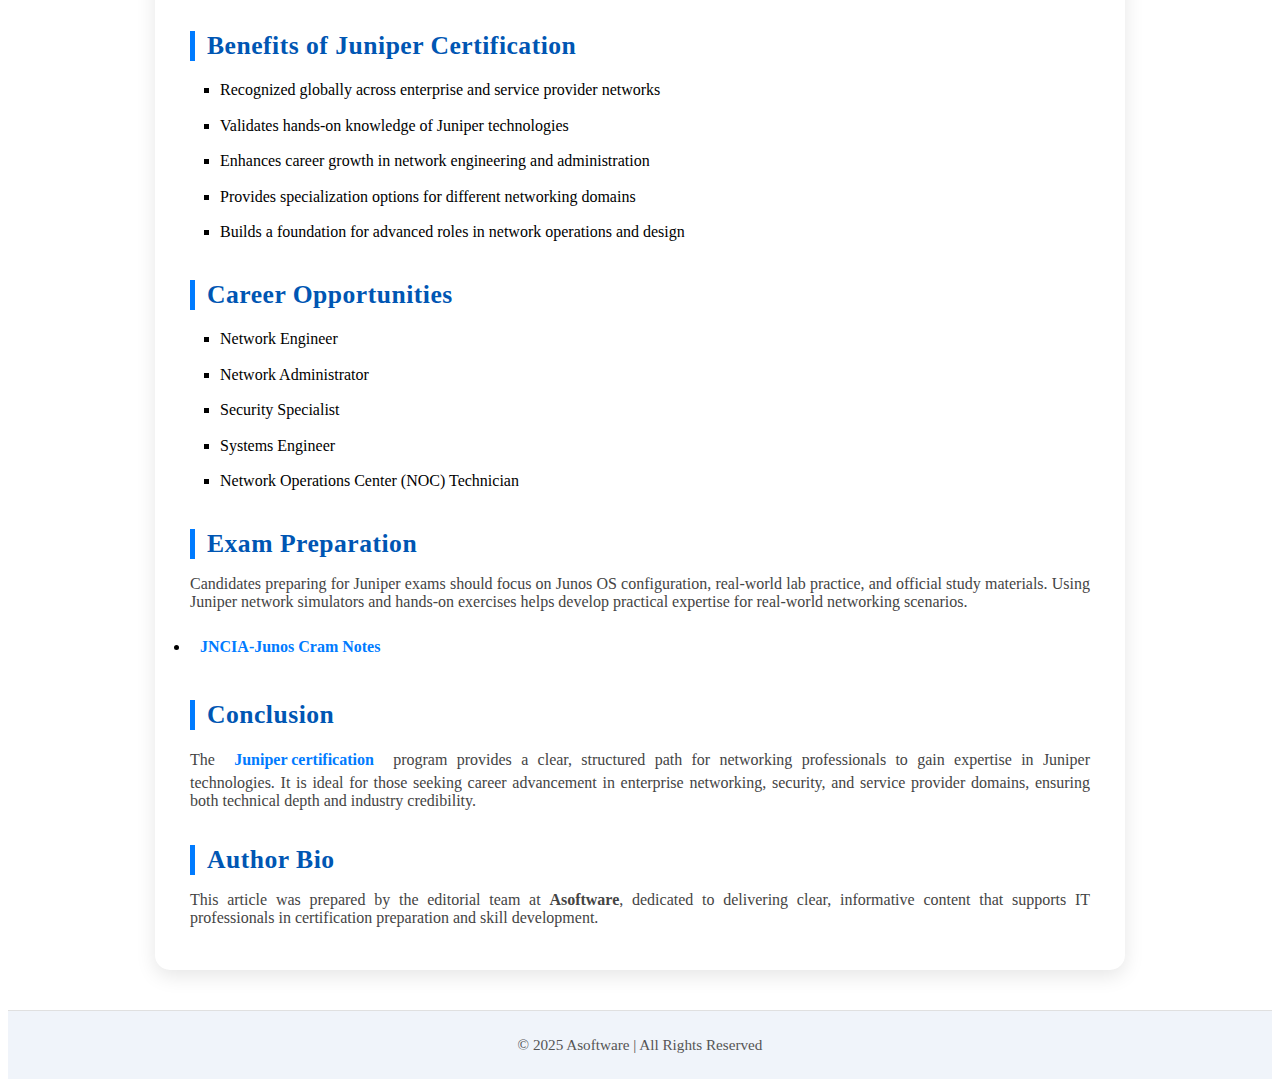
<file: juniper certification.html>
<!DOCTYPE html> 
<html lang="en">
<head>
  <meta charset="UTF-8">
  <meta name="viewport" content="width=device-width, initial-scale=1.0">
  <title>Juniper Certification Exam Overview</title>
  <link rel="stylesheet" href="style2.css">
</head>
<body>
  <header>
    <h1>Juniper Certification Exam Overview</h1>
  </header>

  <!-- NAVIGATION -->
  <nav>
    <ul>
      <li><a href="index2.html">Home</a></li>

      <li class="dropdown">
        <a href="#">CompTIA Certifications ▾</a>
        <ul class="dropdown-menu">
          <li><a href="a+ certification.html">A+ Certification</a></li>
          <li><a href="network+ certification.html">Network+ Certification</a></li>
          <li><a href="server certification.html">Server+ Certification</a></li>
          <li><a href="security certification.html">Security+ Certification</a></li>
        </ul>
      </li>

      <li class="dropdown">
        <a href="#">Cisco Certifications ▾</a>
        <ul class="dropdown-menu">
          <li><a href="ccna certification.html">CCNA Certification</a></li>
          <li><a href="ccnp certification.html">CCNP Certification</a></li>
        </ul>
      </li>

      <li class="dropdown">
        <a href="#">ITIL Certifications ▾</a>
        <ul class="dropdown-menu">
          <li><a href="itil certification.html">ITIL Certification</a></li>
        </ul>
      </li>

      <li class="dropdown">
        <a href="#">Other Certifications ▾</a>
        <ul class="dropdown-menu">
          <li><a href="juniper certification.html">Juniper Certification</a></li>
        </ul>
      </li>
    </ul>
  </nav>

  <!-- MAIN CONTENT -->
  <main>
    <h2>Introduction</h2>
    <p>
      The Juniper Networks Certification Program (JNCP) is a globally recognized framework that validates networking professionals’ skills in Juniper technologies and solutions. It covers various domains including routing, switching, security, and automation, helping individuals demonstrate their technical proficiency in configuring and managing Juniper devices.
    </p>

    <h2>What the Certification Is About</h2>
    <p>
      The Juniper certification focuses on developing practical skills in network configuration, troubleshooting, and implementation using Junos OS. It is designed for IT professionals who work with Juniper networking products and seek to prove their expertise in enterprise and service provider environments.
    </p>

    <h2>Certification Levels</h2>
    <ul>
      <li><strong>Associate Level (JNCIA):</strong> Foundational certification introducing networking and Junos basics.</li>
      <li><strong>Specialist Level (JNCIS):</strong> Intermediate-level skills in a specific domain such as routing, security, or cloud.</li>
      <li><strong>Professional Level (JNCIP):</strong> Advanced configuration and troubleshooting expertise.</li>
      <li><strong>Expert Level (JNCIE):</strong> Hands-on lab exam assessing deep practical knowledge.</li>
    </ul>

    <h2>Popular Tracks</h2>
    <ul>
      <li>JNCIA-Junos: Entry-level networking fundamentals and Junos configuration</li>
      <li>JNCIS-ENT: Enterprise routing and switching</li>
      <li>JNCIS-SEC: Network security using Juniper SRX devices</li>
      <li>JNCIS-SP: Service Provider routing and MPLS concepts</li>
      <li>JNCIS-Cloud: Virtualization and cloud-based networking</li>
    </ul>

    <h2>Exam Structure (JNCIA-Junos)</h2>
    <ul>
      <li><strong>Exam Code:</strong> JN0-104</li>
      <li><strong>Format:</strong> Multiple-choice</li>
      <li><strong>Number of Questions:</strong> 65</li>
      <li><strong>Duration:</strong> 90 minutes</li>
      <li><strong>Passing Score:</strong> Around 60–70%</li>
      <li><strong>Delivery Mode:</strong> Online or test center</li>
    </ul>

    <h2>Key Topics Covered</h2>
    <ul>
      <li>Networking fundamentals and OSI model</li>
      <li>Junos OS fundamentals and configuration modes</li>
      <li>Routing and switching basics</li>
      <li>User interface navigation and CLI operations</li>
      <li>Security and management features</li>
      <li>Basic troubleshooting commands</li>
    </ul>

    <h2>Benefits of Juniper Certification</h2>
    <ul>
      <li>Recognized globally across enterprise and service provider networks</li>
      <li>Validates hands-on knowledge of Juniper technologies</li>
      <li>Enhances career growth in network engineering and administration</li>
      <li>Provides specialization options for different networking domains</li>
      <li>Builds a foundation for advanced roles in network operations and design</li>
    </ul>

    <h2>Career Opportunities</h2>
    <ul>
      <li>Network Engineer</li>
      <li>Network Administrator</li>
      <li>Security Specialist</li>
      <li>Systems Engineer</li>
      <li>Network Operations Center (NOC) Technician</li>
    </ul>

    <h2>Exam Preparation</h2>
    <p>
      Candidates preparing for Juniper exams should focus on Junos OS configuration, real-world lab practice, and official study materials. Using Juniper network simulators and hands-on exercises helps develop practical expertise for real-world networking scenarios.
    <li><a href="https://www.tutorialsweb.com/CertNotes/Juniper-cert/jncia-cert-1.htm" class="cert-link">  <strong>JNCIA-Junos Cram Notes</strong></a></li>
    </p>

    <h2>Conclusion</h2>
    <p>
      The <a href="https://www.tutorialsweb.com/CertNotes/Others/jnciacert.htm" class="cert-link">  <strong>Juniper certification</strong></a> program provides a clear, structured path for networking professionals to gain expertise in Juniper technologies. It is ideal for those seeking career advancement in enterprise networking, security, and service provider domains, ensuring both technical depth and industry credibility.
    </p>

    <h2>Author Bio</h2>
    <p>
      This article was prepared by the editorial team at <strong>Asoftware</strong>, dedicated to delivering clear, informative content that supports IT professionals in certification preparation and skill development.
    </p>
  </main>

  <footer>
    &copy; 2025 Asoftware | All Rights Reserved
  </footer>
</body>
</html>
</file>
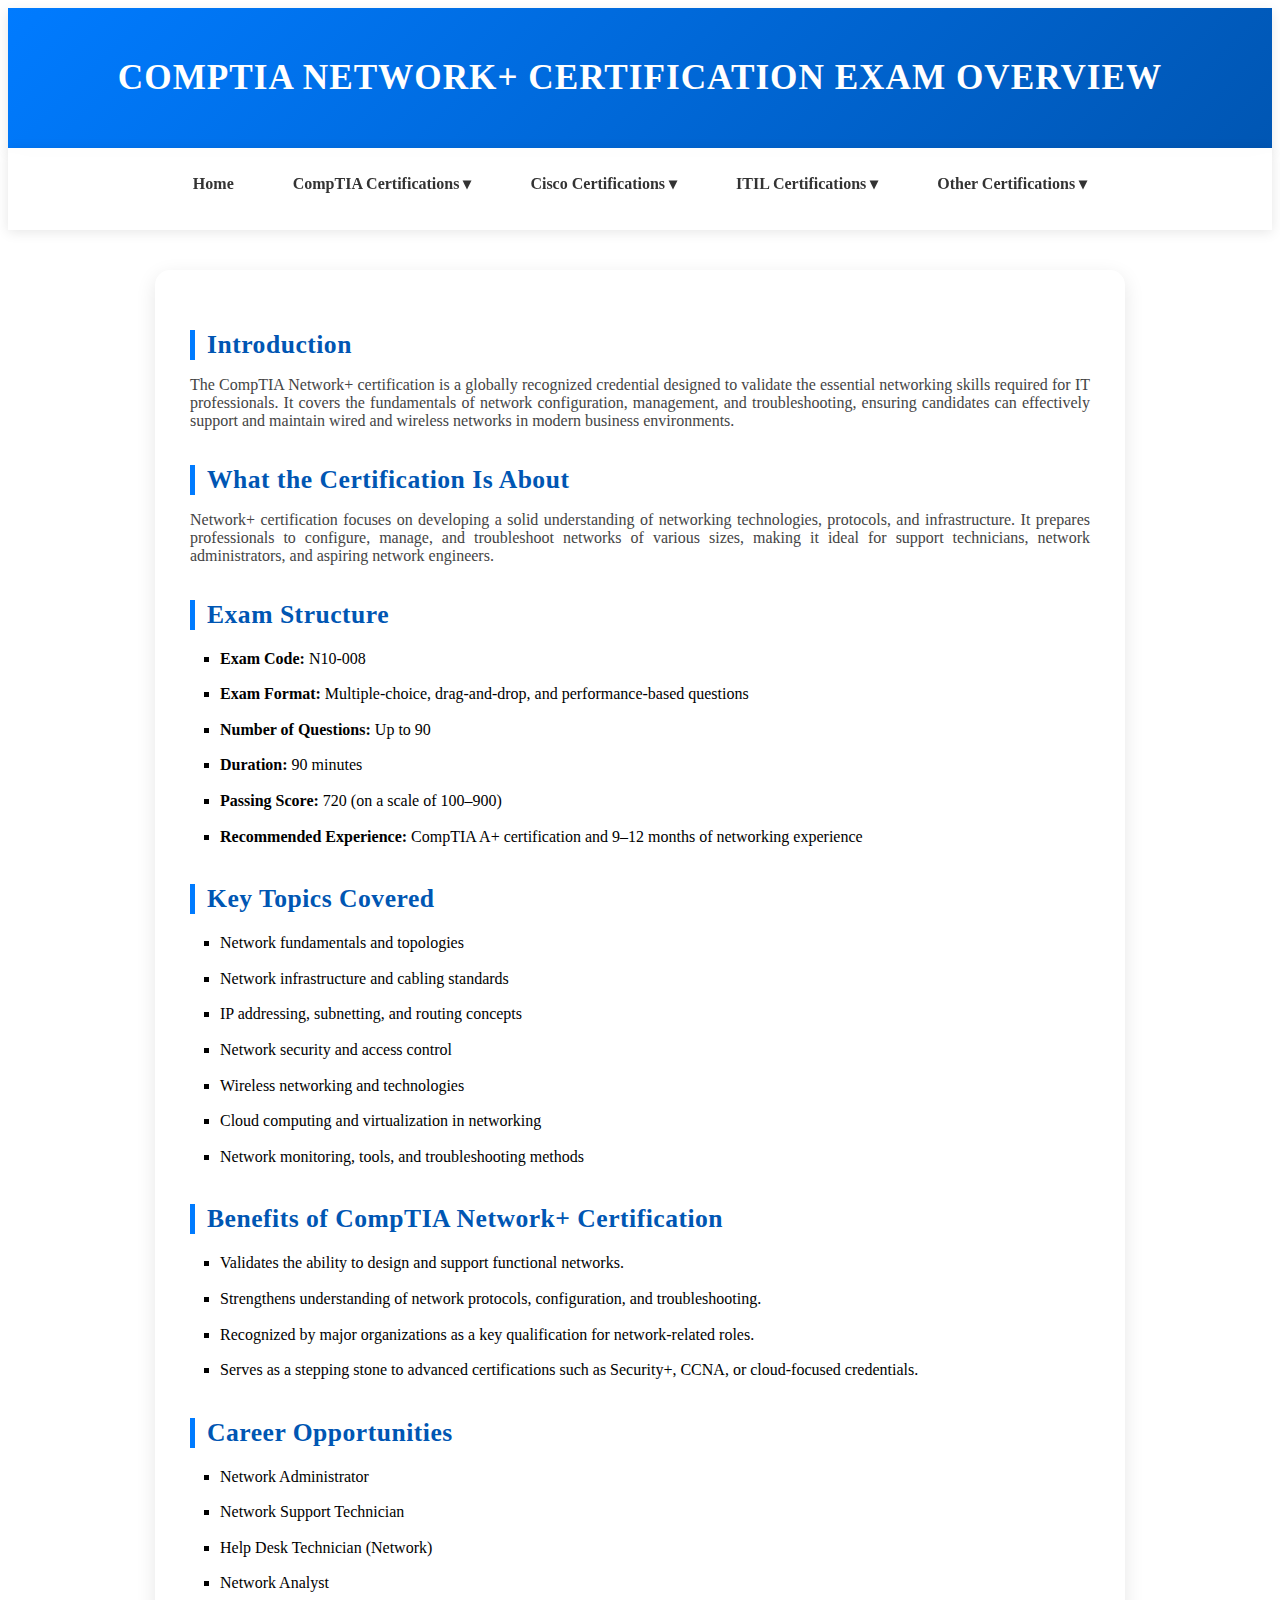
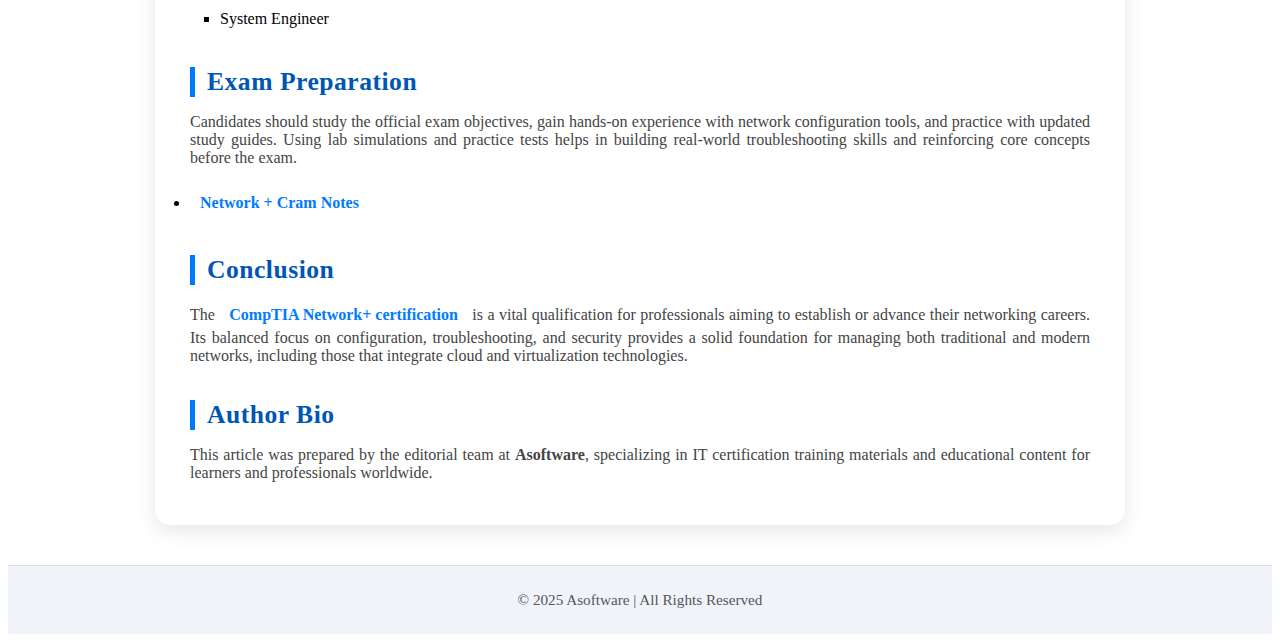
<file: network+ certification.html>
<!DOCTYPE html> 
<html lang="en">
<head>
  <meta charset="UTF-8">
  <meta name="viewport" content="width=device-width, initial-scale=1.0">
  <title>CompTIA Network+ Certification Exam Overview</title>
 <link rel="stylesheet" href="style2.css">
</head>
<body>
  <header>
    <h1>CompTIA Network+ Certification Exam Overview</h1>
  </header>

  <!-- NAVIGATION -->
  <nav>
    <ul>
       <li><a href="index.html">Home</a></li>

      <li class="dropdown">
        <a href="#">CompTIA Certifications ▾</a>
        <ul class="dropdown-menu">
          <li><a href="a+ certification.html">A+ Certification</a></li>
          <li><a href="network+ certification.html">Network+ Certification</a></li>
          <li><a href="server certification.html">Server+ Certification</a></li>
          <li><a href="security certification.html">Security+ Certification</a></li>
        </ul>
      </li>

      <li class="dropdown">
        <a href="#">Cisco Certifications ▾</a>
        <ul class="dropdown-menu">
          <li><a href="ccna certification.html">CCNA Certification</a></li>
          <li><a href="ccnp certification.html">CCNP Certification</a></li>
        </ul>
      </li>

      <li class="dropdown">
        <a href="#">ITIL Certifications ▾</a>
        <ul class="dropdown-menu">
          <li><a href="itil certification.html">ITIL Certification</a></li>
        </ul>
      </li>

      <li class="dropdown">
        <a href="#">Other Certifications ▾</a>
        <ul class="dropdown-menu">
          <li><a href="juniper certification.html">Juniper Certification</a></li>
        </ul>
      </li>
    </ul>
  </nav>

  <!-- MAIN CONTENT -->
  <main>
    <h2>Introduction</h2>
    <p>
      The CompTIA Network+ certification is a globally recognized credential designed to validate the essential networking skills required for IT professionals. It covers the fundamentals of network configuration, management, and troubleshooting, ensuring candidates can effectively support and maintain wired and wireless networks in modern business environments.
    </p>

    <h2>What the Certification Is About</h2>
    <p>
      Network+ certification focuses on developing a solid understanding of networking technologies, protocols, and infrastructure. It prepares professionals to configure, manage, and troubleshoot networks of various sizes, making it ideal for support technicians, network administrators, and aspiring network engineers.
    </p>

    <h2>Exam Structure</h2>
    <ul>
      <li><strong>Exam Code:</strong> N10-008</li>
      <li><strong>Exam Format:</strong> Multiple-choice, drag-and-drop, and performance-based questions</li>
      <li><strong>Number of Questions:</strong> Up to 90</li>
      <li><strong>Duration:</strong> 90 minutes</li>
      <li><strong>Passing Score:</strong> 720 (on a scale of 100–900)</li>
      <li><strong>Recommended Experience:</strong> CompTIA A+ certification and 9–12 months of networking experience</li>
    </ul>

    <h2>Key Topics Covered</h2>
    <ul>
      <li>Network fundamentals and topologies</li>
      <li>Network infrastructure and cabling standards</li>
      <li>IP addressing, subnetting, and routing concepts</li>
      <li>Network security and access control</li>
      <li>Wireless networking and technologies</li>
      <li>Cloud computing and virtualization in networking</li>
      <li>Network monitoring, tools, and troubleshooting methods</li>
    </ul>

    <h2>Benefits of CompTIA Network+ Certification</h2>
    <ul>
      <li>Validates the ability to design and support functional networks.</li>
      <li>Strengthens understanding of network protocols, configuration, and troubleshooting.</li>
      <li>Recognized by major organizations as a key qualification for network-related roles.</li>
      <li>Serves as a stepping stone to advanced certifications such as Security+, CCNA, or cloud-focused credentials.</li>
    </ul>

    <h2>Career Opportunities</h2>
    <ul>
      <li>Network Administrator</li>
      <li>Network Support Technician</li>
      <li>Help Desk Technician (Network)</li>
      <li>Network Analyst</li>
      <li>System Engineer</li>
    </ul>

    <h2>Exam Preparation</h2>
    <p>
      Candidates should study the official exam objectives, gain hands-on experience with network configuration tools, and practice with updated study guides. Using lab simulations and practice tests helps in building real-world troubleshooting skills and reinforcing core concepts before the exam.
    <li><a href="https://www.tutorialsweb.com/CertNotes/CompTIA-cert/Network+/netplus-1.htm" class="cert-link">  <strong>Network + Cram Notes</strong></a></li>
    </p>

    <h2>Conclusion</h2>
    <p>
      The <a href="https://www.tutorialsweb.com/CertNotes/CompTIA-cert/Network+/netpluscert.htm" class="cert-link">  <strong>CompTIA Network+ certification</strong></a> is a vital qualification for professionals aiming to establish or advance their networking careers. Its balanced focus on configuration, troubleshooting, and security provides a solid foundation for managing both traditional and modern networks, including those that integrate cloud and virtualization technologies.
    </p>

    <h2>Author Bio</h2>
    <p>
      This article was prepared by the editorial team at <strong>Asoftware</strong>, specializing in IT certification training materials and educational content for learners and professionals worldwide.
    </p>
  </main>

  <footer>
    &copy; 2025 Asoftware | All Rights Reserved
  </footer>
</body>
</html>
</file>
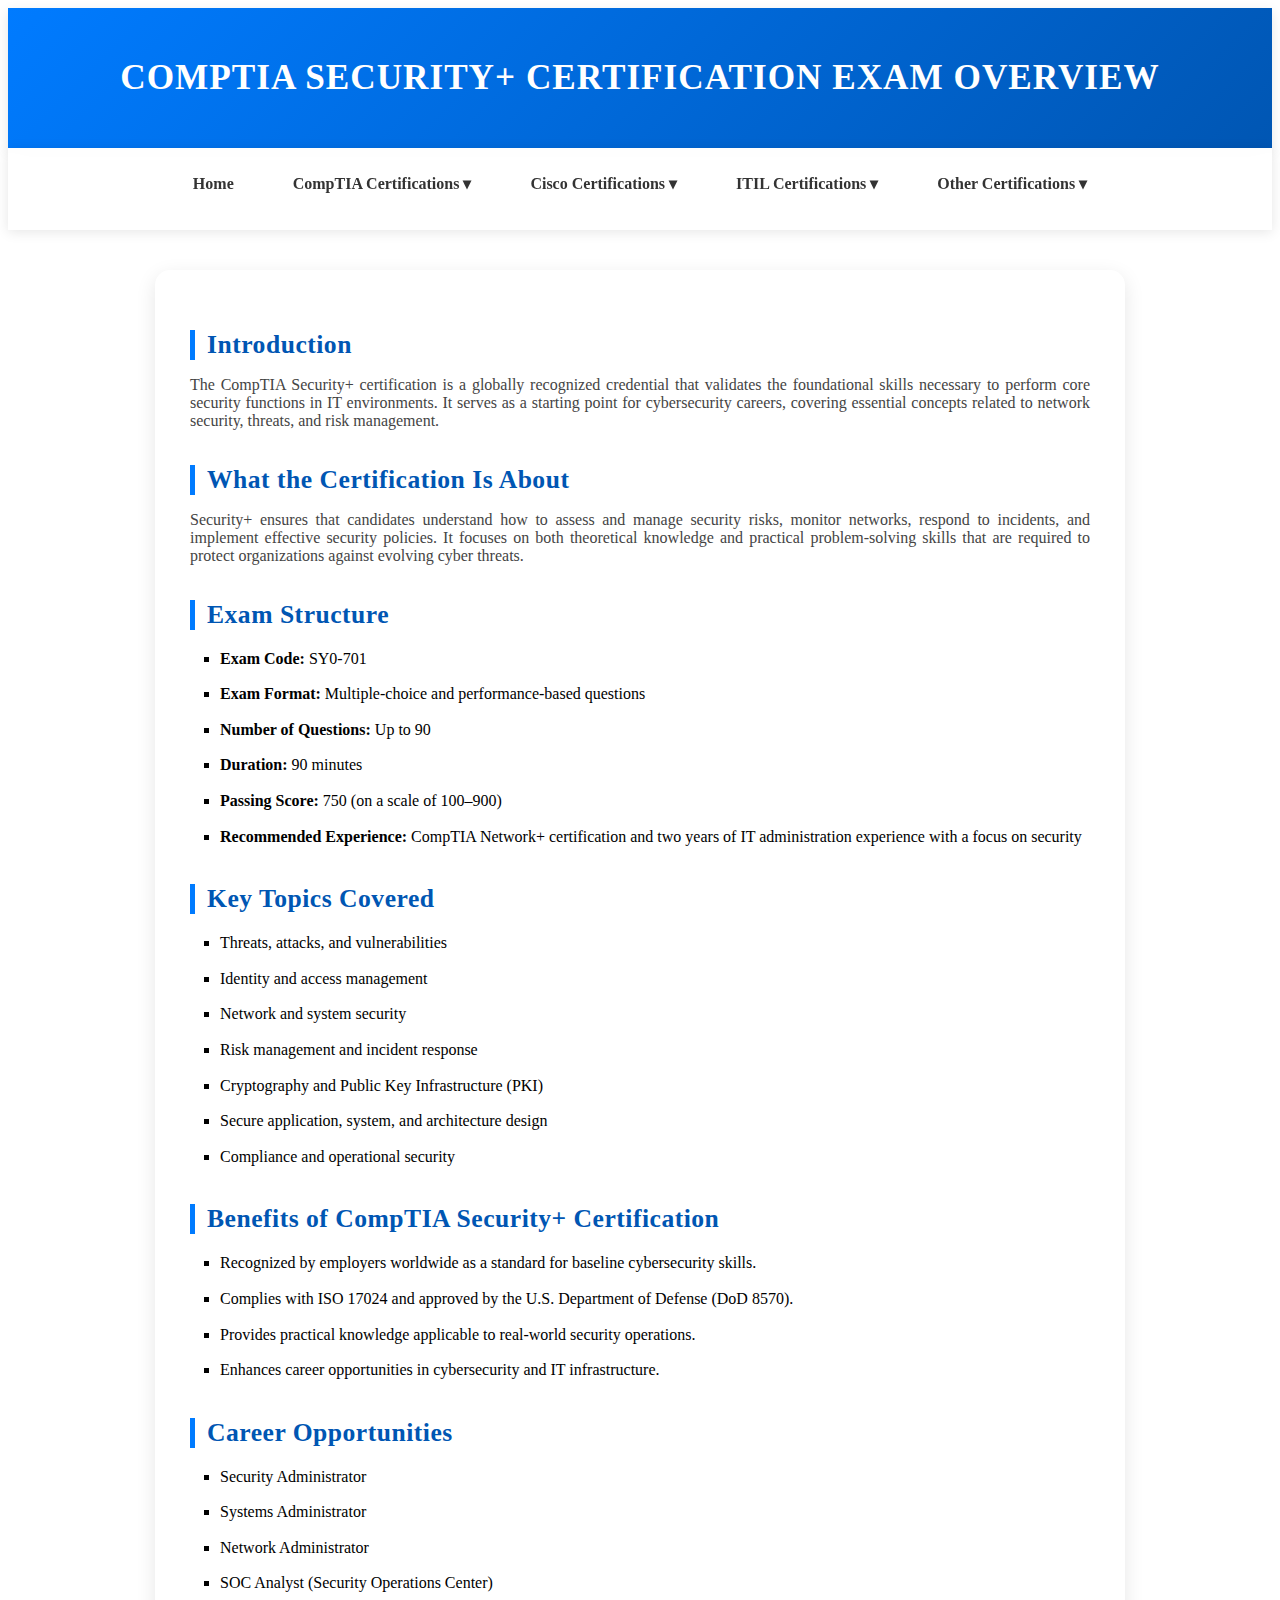
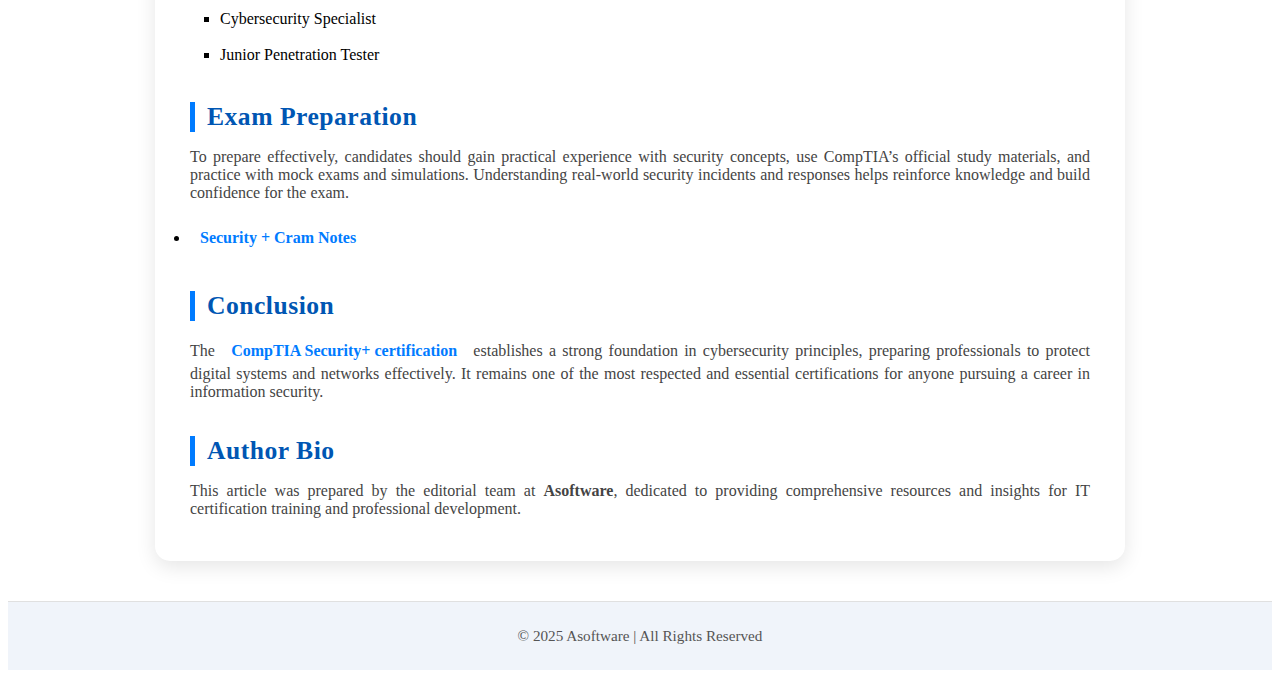
<file: security certification.html>
<!DOCTYPE html> 
<html lang="en">
<head>
  <meta charset="UTF-8">
  <meta name="viewport" content="width=device-width, initial-scale=1.0">
  <title>CompTIA Security+ Certification Exam Overview</title>
 <link rel="stylesheet" href="style2.css">
</head>
<body>
  <header>
    <h1>CompTIA Security+ Certification Exam Overview</h1>
  </header>

  <!-- NAVIGATION -->
  <nav>
    <ul>
      <li><a href="index2.html">Home</a></li>

      <li class="dropdown">
        <a href="#">CompTIA Certifications ▾</a>
        <ul class="dropdown-menu">
          <li><a href="a+ certification.html">A+ Certification</a></li>
          <li><a href="network+ certification.html">Network+ Certification</a></li>
          <li><a href="server certification.html">Server+ Certification</a></li>
          <li><a href="security certification.html">Security+ Certification</a></li>
        </ul>
      </li>

      <li class="dropdown">
        <a href="#">Cisco Certifications ▾</a>
        <ul class="dropdown-menu">
          <li><a href="ccna certification.html">CCNA Certification</a></li>
          <li><a href="ccnp certification.html">CCNP Certification</a></li>
        </ul>
      </li>

      <li class="dropdown">
        <a href="#">ITIL Certifications ▾</a>
        <ul class="dropdown-menu">
          <li><a href="itil certification.html">ITIL Certification</a></li>
        </ul>
      </li>

      <li class="dropdown">
        <a href="#">Other Certifications ▾</a>
        <ul class="dropdown-menu">
          <li><a href="juniper certification.html">Juniper Certification</a></li>
        </ul>
      </li>
    </ul>
  </nav>

  <!-- MAIN CONTENT -->
  <main>
    <h2>Introduction</h2>
    <p>
      The CompTIA Security+ certification is a globally recognized credential that validates the foundational skills necessary to perform core security functions in IT environments. It serves as a starting point for cybersecurity careers, covering essential concepts related to network security, threats, and risk management.
    </p>

    <h2>What the Certification Is About</h2>
    <p>
      Security+ ensures that candidates understand how to assess and manage security risks, monitor networks, respond to incidents, and implement effective security policies. It focuses on both theoretical knowledge and practical problem-solving skills that are required to protect organizations against evolving cyber threats.
    </p>

    <h2>Exam Structure</h2>
    <ul>
      <li><strong>Exam Code:</strong> SY0-701</li>
      <li><strong>Exam Format:</strong> Multiple-choice and performance-based questions</li>
      <li><strong>Number of Questions:</strong> Up to 90</li>
      <li><strong>Duration:</strong> 90 minutes</li>
      <li><strong>Passing Score:</strong> 750 (on a scale of 100–900)</li>
      <li><strong>Recommended Experience:</strong> CompTIA Network+ certification and two years of IT administration experience with a focus on security</li>
    </ul>

    <h2>Key Topics Covered</h2>
    <ul>
      <li>Threats, attacks, and vulnerabilities</li>
      <li>Identity and access management</li>
      <li>Network and system security</li>
      <li>Risk management and incident response</li>
      <li>Cryptography and Public Key Infrastructure (PKI)</li>
      <li>Secure application, system, and architecture design</li>
      <li>Compliance and operational security</li>
    </ul>

    <h2>Benefits of CompTIA Security+ Certification</h2>
    <ul>
      <li>Recognized by employers worldwide as a standard for baseline cybersecurity skills.</li>
      <li>Complies with ISO 17024 and approved by the U.S. Department of Defense (DoD 8570).</li>
      <li>Provides practical knowledge applicable to real-world security operations.</li>
      <li>Enhances career opportunities in cybersecurity and IT infrastructure.</li>
    </ul>

    <h2>Career Opportunities</h2>
    <ul>
      <li>Security Administrator</li>
      <li>Systems Administrator</li>
      <li>Network Administrator</li>
      <li>SOC Analyst (Security Operations Center)</li>
      <li>Cybersecurity Specialist</li>
      <li>Junior Penetration Tester</li>
    </ul>

    <h2>Exam Preparation</h2>
    <p>
      To prepare effectively, candidates should gain practical experience with security concepts, use CompTIA’s official study materials, and practice with mock exams and simulations. Understanding real-world security incidents and responses helps reinforce knowledge and build confidence for the exam.
    <li><a href="https://www.tutorialsweb.com/CertNotes/CompTIA-cert/Security+/secplus-1.htm" class="cert-link">  <strong>Security + Cram Notes</strong></a></li>
    </p>

    <h2>Conclusion</h2>
    <p>
      The <a href="https://www.tutorialsweb.com/CertNotes/CompTIA-cert/Security+/secpluscert.htm" class="cert-link">  <strong>CompTIA Security+ certification</strong></a> establishes a strong foundation in cybersecurity principles, preparing professionals to protect digital systems and networks effectively. It remains one of the most respected and essential certifications for anyone pursuing a career in information security.
    </p>

    <h2>Author Bio</h2>
    <p>
      This article was prepared by the editorial team at <strong>Asoftware</strong>, dedicated to providing comprehensive resources and insights for IT certification training and professional development.
    </p>
  </main>

  <footer>
    &copy; 2025 Asoftware | All Rights Reserved
  </footer>
</body>
</html>
</file>
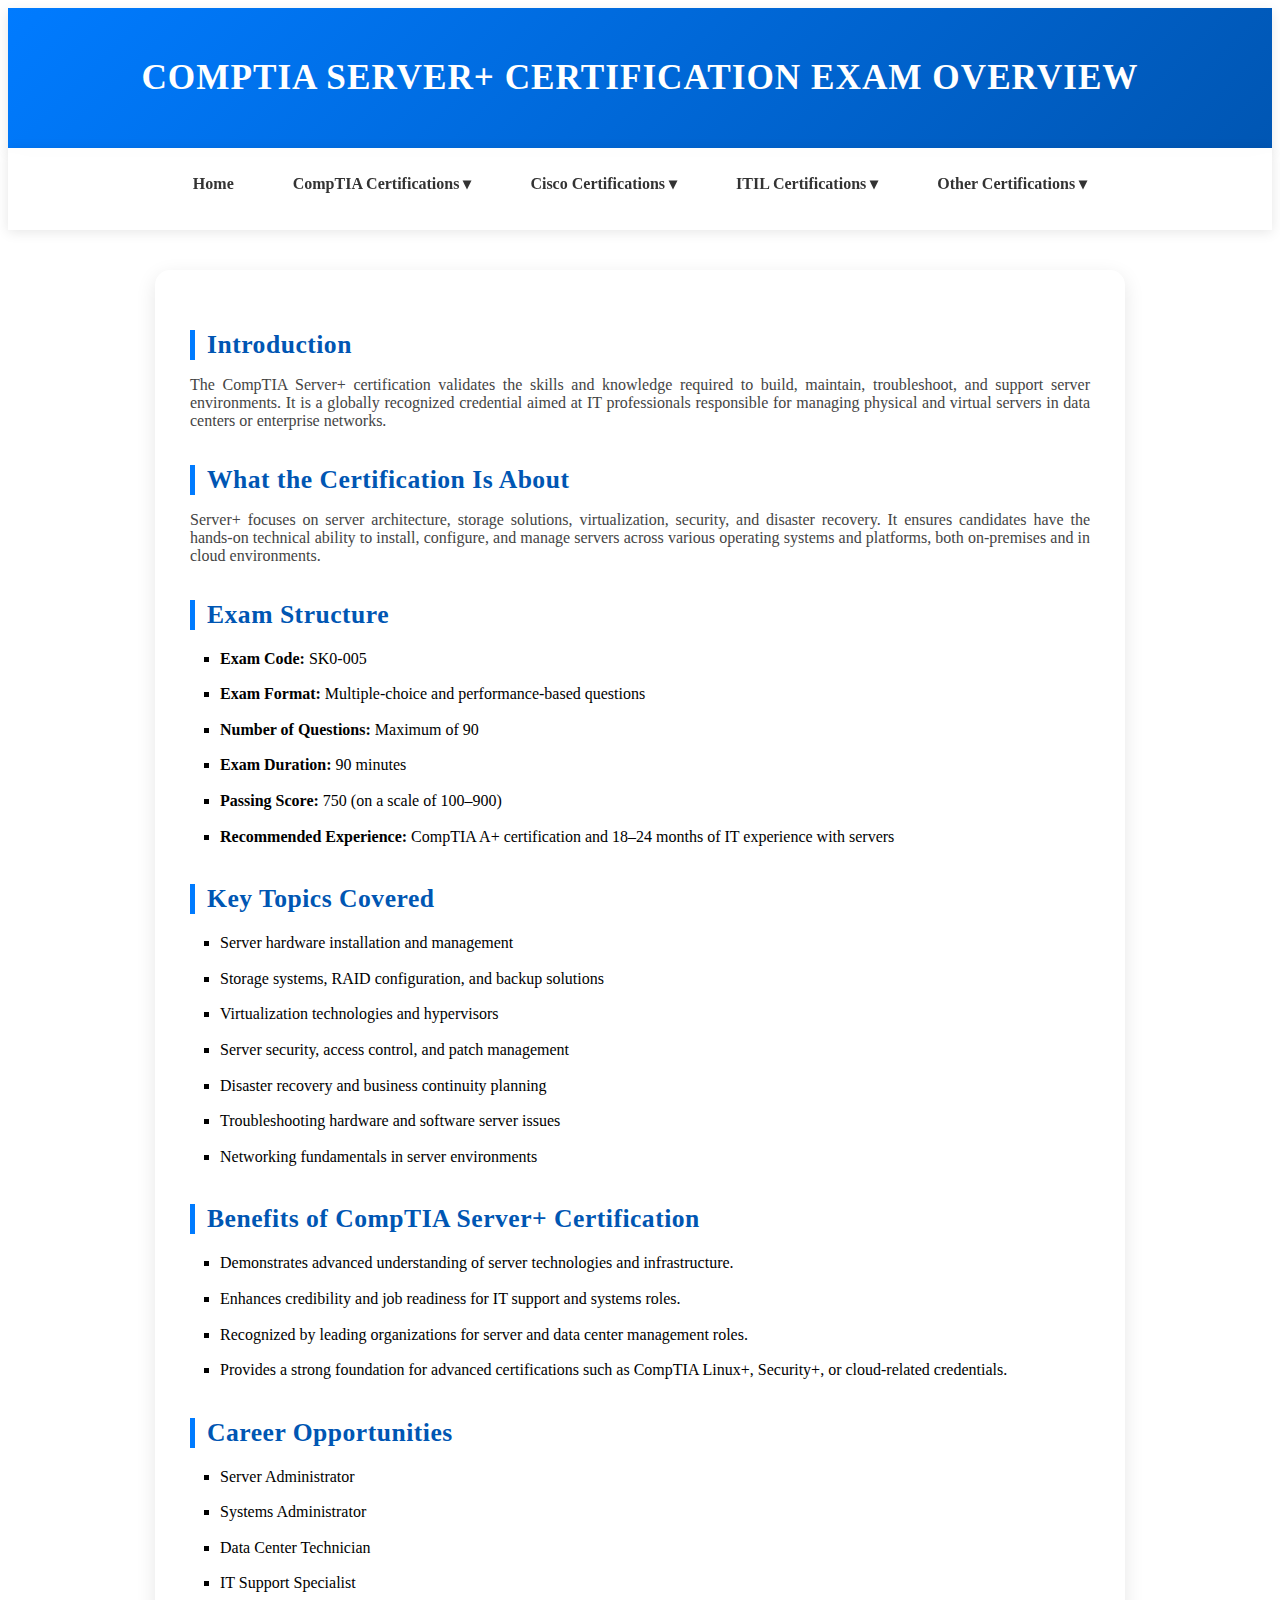
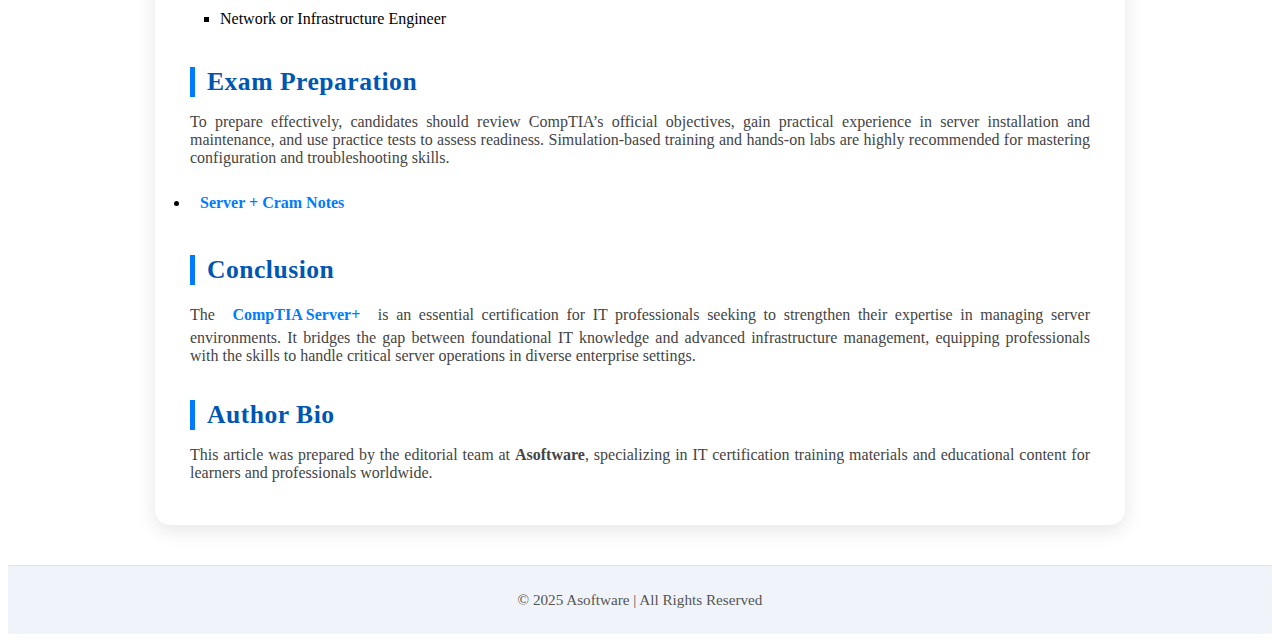
<file: server certification.html>
<!DOCTYPE html> 
<html lang="en">
<head>
  <meta charset="UTF-8">
  <meta name="viewport" content="width=device-width, initial-scale=1.0">
  <title>CompTIA Server+ Certification Exam Overview</title>
  <link rel="stylesheet" href="style2.css">
</head>
<body>
  <header>
    <h1>CompTIA Server+ Certification Exam Overview</h1>
  </header>

  <!-- NAVIGATION -->
  <nav>
    <ul>
      <li><a href="index.html">Home</a></li>

      <li class="dropdown">
        <a href="#">CompTIA Certifications ▾</a>
        <ul class="dropdown-menu">
          <li><a href="a+ certification.html">A+ Certification</a></li>
          <li><a href="network+ certification.html">Network+ Certification</a></li>
          <li><a href="server certification.html">Server+ Certification</a></li>
          <li><a href="security certification.html">Security+ Certification</a></li>
        </ul>
      </li>

      <li class="dropdown">
        <a href="#">Cisco Certifications ▾</a>
        <ul class="dropdown-menu">
          <li><a href="ccna certification.html">CCNA Certification</a></li>
          <li><a href="ccnp certification.html">CCNP Certification</a></li>
        </ul>
      </li>

      <li class="dropdown">
        <a href="#">ITIL Certifications ▾</a>
        <ul class="dropdown-menu">
          <li><a href="itil certification.html">ITIL Certification</a></li>
        </ul>
      </li>

      <li class="dropdown">
        <a href="#">Other Certifications ▾</a>
        <ul class="dropdown-menu">
          <li><a href="juniper certification.html">Juniper Certification</a></li>
        </ul>
      </li>
    </ul>
  </nav>

  <!-- MAIN CONTENT -->
  <main>
    <h2>Introduction</h2>
    <p>
      The CompTIA Server+ certification validates the skills and knowledge required to build, maintain, troubleshoot, and support server environments. It is a globally recognized credential aimed at IT professionals responsible for managing physical and virtual servers in data centers or enterprise networks.
    </p>

    <h2>What the Certification Is About</h2>
    <p>
      Server+ focuses on server architecture, storage solutions, virtualization, security, and disaster recovery. It ensures candidates have the hands-on technical ability to install, configure, and manage servers across various operating systems and platforms, both on-premises and in cloud environments.
    </p>

    <h2>Exam Structure</h2>
    <ul>
      <li><strong>Exam Code:</strong> SK0-005</li>
      <li><strong>Exam Format:</strong> Multiple-choice and performance-based questions</li>
      <li><strong>Number of Questions:</strong> Maximum of 90</li>
      <li><strong>Exam Duration:</strong> 90 minutes</li>
      <li><strong>Passing Score:</strong> 750 (on a scale of 100–900)</li>
      <li><strong>Recommended Experience:</strong> CompTIA A+ certification and 18–24 months of IT experience with servers</li>
    </ul>

    <h2>Key Topics Covered</h2>
    <ul>
      <li>Server hardware installation and management</li>
      <li>Storage systems, RAID configuration, and backup solutions</li>
      <li>Virtualization technologies and hypervisors</li>
      <li>Server security, access control, and patch management</li>
      <li>Disaster recovery and business continuity planning</li>
      <li>Troubleshooting hardware and software server issues</li>
      <li>Networking fundamentals in server environments</li>
    </ul>

    <h2>Benefits of CompTIA Server+ Certification</h2>
    <ul>
      <li>Demonstrates advanced understanding of server technologies and infrastructure.</li>
      <li>Enhances credibility and job readiness for IT support and systems roles.</li>
      <li>Recognized by leading organizations for server and data center management roles.</li>
      <li>Provides a strong foundation for advanced certifications such as CompTIA Linux+, Security+, or cloud-related credentials.</li>
    </ul>

    <h2>Career Opportunities</h2>
    <ul>
      <li>Server Administrator</li>
      <li>Systems Administrator</li>
      <li>Data Center Technician</li>
      <li>IT Support Specialist</li>
      <li>Network or Infrastructure Engineer</li>
    </ul>

    <h2>Exam Preparation</h2>
    <p>
      To prepare effectively, candidates should review CompTIA’s official objectives, gain practical experience in server installation and maintenance, and use practice tests to assess readiness. Simulation-based training and hands-on labs are highly recommended for mastering configuration and troubleshooting skills.
    <li><a href="https://www.tutorialsweb.com/CertNotes/CompTIA-cert/Server+/servplus-1.htm" class="cert-link">  <strong>Server + Cram Notes</strong></a></li>
    </p>

    <h2>Conclusion</h2>
    <p>
    The <a href="https://www.tutorialsweb.com/CertNotes/CompTIA-cert/Server+/serverpluscert.htm" class="cert-link">  <strong>CompTIA Server+</strong></a> is an essential certification for IT professionals seeking to strengthen their expertise in managing server environments. It bridges the gap between foundational IT knowledge and advanced infrastructure management, equipping professionals with the skills to handle critical server operations in diverse enterprise settings.
    
    </p>

    <h2>Author Bio</h2>
    <p>
      This article was prepared by the editorial team at <strong>Asoftware</strong>, specializing in IT certification training materials and educational content for learners and professionals worldwide.
    </p>
  </main>

  <footer>
    &copy; 2025 Asoftware | All Rights Reserved
  </footer>
</body>
</html>
</file>
<file: style1.css>
<style>
    /* === Base Styles === */
    * {
      margin: 0;
      padding: 0;
      box-sizing: border-box;
    }

    body {
      font-family: 'Poppins', Arial, sans-serif;
      background: linear-gradient(135deg, #eef2f3, #8e9eab);
      color: #222;
      min-height: 100vh;
      overflow-x: hidden;
    }

    header {
      background: rgba(255, 255, 255, 0.1);
      backdrop-filter: blur(10px);
      text-align: center;
      padding: 60px 20px;
      color: #fff;
      background-image: linear-gradient(120deg, #0072ff, #00c6ff);
      box-shadow: 0 4px 20px rgba(0, 0, 0, 0.2);
    }

    header img {
      width: 120px;
      border-radius: 50%;
      border: 3px solid #fff;
      margin-bottom: 15px;
    }

    header h1 {
      font-size: 2.5rem;
      letter-spacing: 1px;
    }

    /* === Navigation === */
    nav {
      display: flex;
      justify-content: center;
      background: #ffffffdd;
      backdrop-filter: blur(10px);
      box-shadow: 0 2px 10px rgba(0,0,0,0.1);
      position: relative;
    }

    nav ul {
      list-style: none;
      display: flex;
      gap: 30px;
      padding: 15px 0;
    }

    nav li {
      position: relative;
    }

    nav a {
      text-decoration: none;
      color: #333;
      font-weight: 600;
      transition: color 0.3s ease;
      padding: 8px 12px;
      display: block;
    }

    nav a:hover {
      color: #0072ff;
    }

   /* Dropdown Menu Fix */
.dropdown {
  position: relative;
}

.dropdown-menu {
  position: absolute;
  top: 100%;
  left: 0;
  background: #ffffffee;
  border-radius: 10px;
  box-shadow: 0 5px 15px rgba(0,0,0,0.1);
  min-width: 200px;
  display: none;
  z-index: 20;
  padding: 10px 0;
  opacity: 0;
  visibility: hidden;
  transition: opacity 0.3s ease, visibility 0.3s ease;
}

/* Keep menu open while hovering over link or menu */
.dropdown:hover > .dropdown-menu,
.dropdown-menu:hover {
  display: block;
  opacity: 1;
  visibility: visible;
}

.dropdown-menu li a {
  color: #333;
  padding: 10px 20px;
  display: block;
  text-decoration: none;
  transition: background 0.3s ease;
}

.dropdown-menu li a:hover {
  background: #f0f7ff;
  color: #0072ff;
}


    /* === Section Cards === */
    .section {
      max-width: 1000px;
      margin: 60px auto;
      padding: 40px;
      background: rgba(255,255,255,0.85);
      border-radius: 20px;
      box-shadow: 0 8px 30px rgba(0,0,0,0.1);
      transition: transform 0.3s ease, box-shadow 0.3s ease;
    }

    .section:hover {
      transform: translateY(-5px);
      box-shadow: 0 12px 35px rgba(0,0,0,0.15);
    }

    .section h2 {
      font-size: 1.8rem;
      color: #0072ff;
      margin-bottom: 15px;
      display: flex;
      align-items: center;
      gap: 8px;
    }

    .section h3 {
      color: #0056b3;
      margin-top: 20px;
    }

    .section p, .section ul {
      line-height: 1.7;
      margin-top: 8px;
    }

    ul {
      padding-left: 20px;
    }

    li {
      margin-bottom: 6px;
    }

    /* === Footer === */
    footer {
      text-align: center;
      background: #1e293b;
      color: #fff;
      padding: 25px 10px;
      margin-top: 60px;
      font-size: 0.95rem;
    }

    footer a {
      color: #00c6ff;
      text-decoration: none;
      margin: 0 5px;
    }

    footer a:hover {
      text-decoration: underline;
    }

    /* Responsive */
    @media (max-width: 768px) {
      nav ul {
        flex-direction: column;
        gap: 15px;
      }

      .section {
        padding: 25px;
      }

      header h1 {
        font-size: 2rem;
      }
    }
  </style>
</file>
<file: style2.css>
<style>
body {
  font-family: 'Inter', 'Segoe UI', Arial, sans-serif; /* modern, clean font */
  line-height: 1.7;
  margin: 0;
  padding: 0;
  background: #f8f9fc;
  color: #333;
}

/* === Header === */
header {
  background: linear-gradient(135deg, #007bff, #0056b3);
  color: #fff;
  padding: 50px 20px;
  text-align: center;
  box-shadow: 0 4px 12px rgba(0,0,0,0.1);
}

header h1 {
  margin: 0;
  font-size: 2.2em;
  font-weight: 800;
  letter-spacing: 1px;
  text-transform: uppercase;
}

/* === Navigation === */
nav {
  display: flex;
  justify-content: center;
  background: #ffffffdd;
  backdrop-filter: blur(10px);
  box-shadow: 0 2px 12px rgba(0,0,0,0.1);
  position: relative;
  z-index: 10;
}

nav ul {
  list-style: none;
  display: flex;
  gap: 35px;
  padding: 15px 0;
  margin: 0;
}

nav li {
  position: relative;
}

nav a {
  text-decoration: none;
  color: #333;
  font-weight: 600;
  font-size: 1em;
  padding: 8px 12px;
  display: block;
  transition: all 0.3s ease;
}

nav a:hover {
  color: #0072ff;
  text-shadow: 0 1px 2px rgba(0,0,0,0.2);
}

/* Dropdown Menu */
.dropdown {
  position: relative;
}

.dropdown-menu {
  position: absolute;
  top: 100%;
  left: 0;
  background: #ffffffee;
  border-radius: 12px;
  box-shadow: 0 5px 15px rgba(0,0,0,0.1);
  min-width: 220px;
  display: none;
  z-index: 20;
  padding: 12px 0;
  opacity: 0;
  visibility: hidden;
  transition: all 0.3s ease;
}

.dropdown:hover > .dropdown-menu,
.dropdown-menu:hover {
  display: block;
  opacity: 1;
  visibility: visible;
}

.dropdown-menu li a {
  color: #333;
  padding: 10px 20px;
  display: block;
  text-decoration: none;
  transition: all 0.3s ease;
  font-size: 0.95em;
}

.dropdown-menu li a:hover {
  background: #f0f7ff;
  color: #0072ff;
  border-radius: 8px;
}

/* === Main Content === */
main {
  max-width: 900px;
  margin: 40px auto;
  padding: 25px 35px;
  background: #fff;
  border-radius: 15px;
  box-shadow: 0 6px 20px rgba(0,0,0,0.1);
}

h2 {
  color: #0056b3;
  margin-top: 35px;
  margin-bottom: 15px;
  border-left: 5px solid #007bff;
  padding-left: 12px;
  font-size: 1.6em;
  font-weight: 700;
  letter-spacing: 0.5px;
}

h3 {
  color: #007bff;
  margin-top: 20px;
  font-size: 1.2em;
  font-weight: 600;
}

p {
  margin-bottom: 18px;
  text-align: justify;
  font-size: 1em;
  color: #444;
}

ul {
  list-style-type: square;
  padding-left: 30px;
  margin-bottom: 20px;
}

li {
  margin-bottom: 10px;
  font-size: 1em;
  line-height: 1.6;
}

/* Footer */
footer {
  text-align: center;
  background: #f0f4fa;
  padding: 25px;
  font-size: 0.95em;
  color: #555;
  margin-top: 40px;
  border-top: 1px solid #e0e0e0;
}

/* Certification link style */
.cert-link {
  display: inline-block;
  text-decoration: none;
  color: #007bff;
  font-weight: 600;
  transition: all 0.3s ease;
  padding: 5px 10px;
  border-radius: 6px;
}

.cert-link:hover {
  color: #fff;
  background-color: #007bff;
  box-shadow: 0 4px 12px rgba(0, 123, 255, 0.3);
}

/* Responsive */
@media (max-width: 768px) {
  nav ul {
    flex-direction: column;
    gap: 15px;
  }

  main {
    padding: 20px 25px;
    margin: 20px;
  }

  header h1 {
    font-size: 1.8em;
  }

  h2 {
    font-size: 1.4em;
  }

  h3 {
    font-size: 1.1em;
  }
}
</style>
</file>
